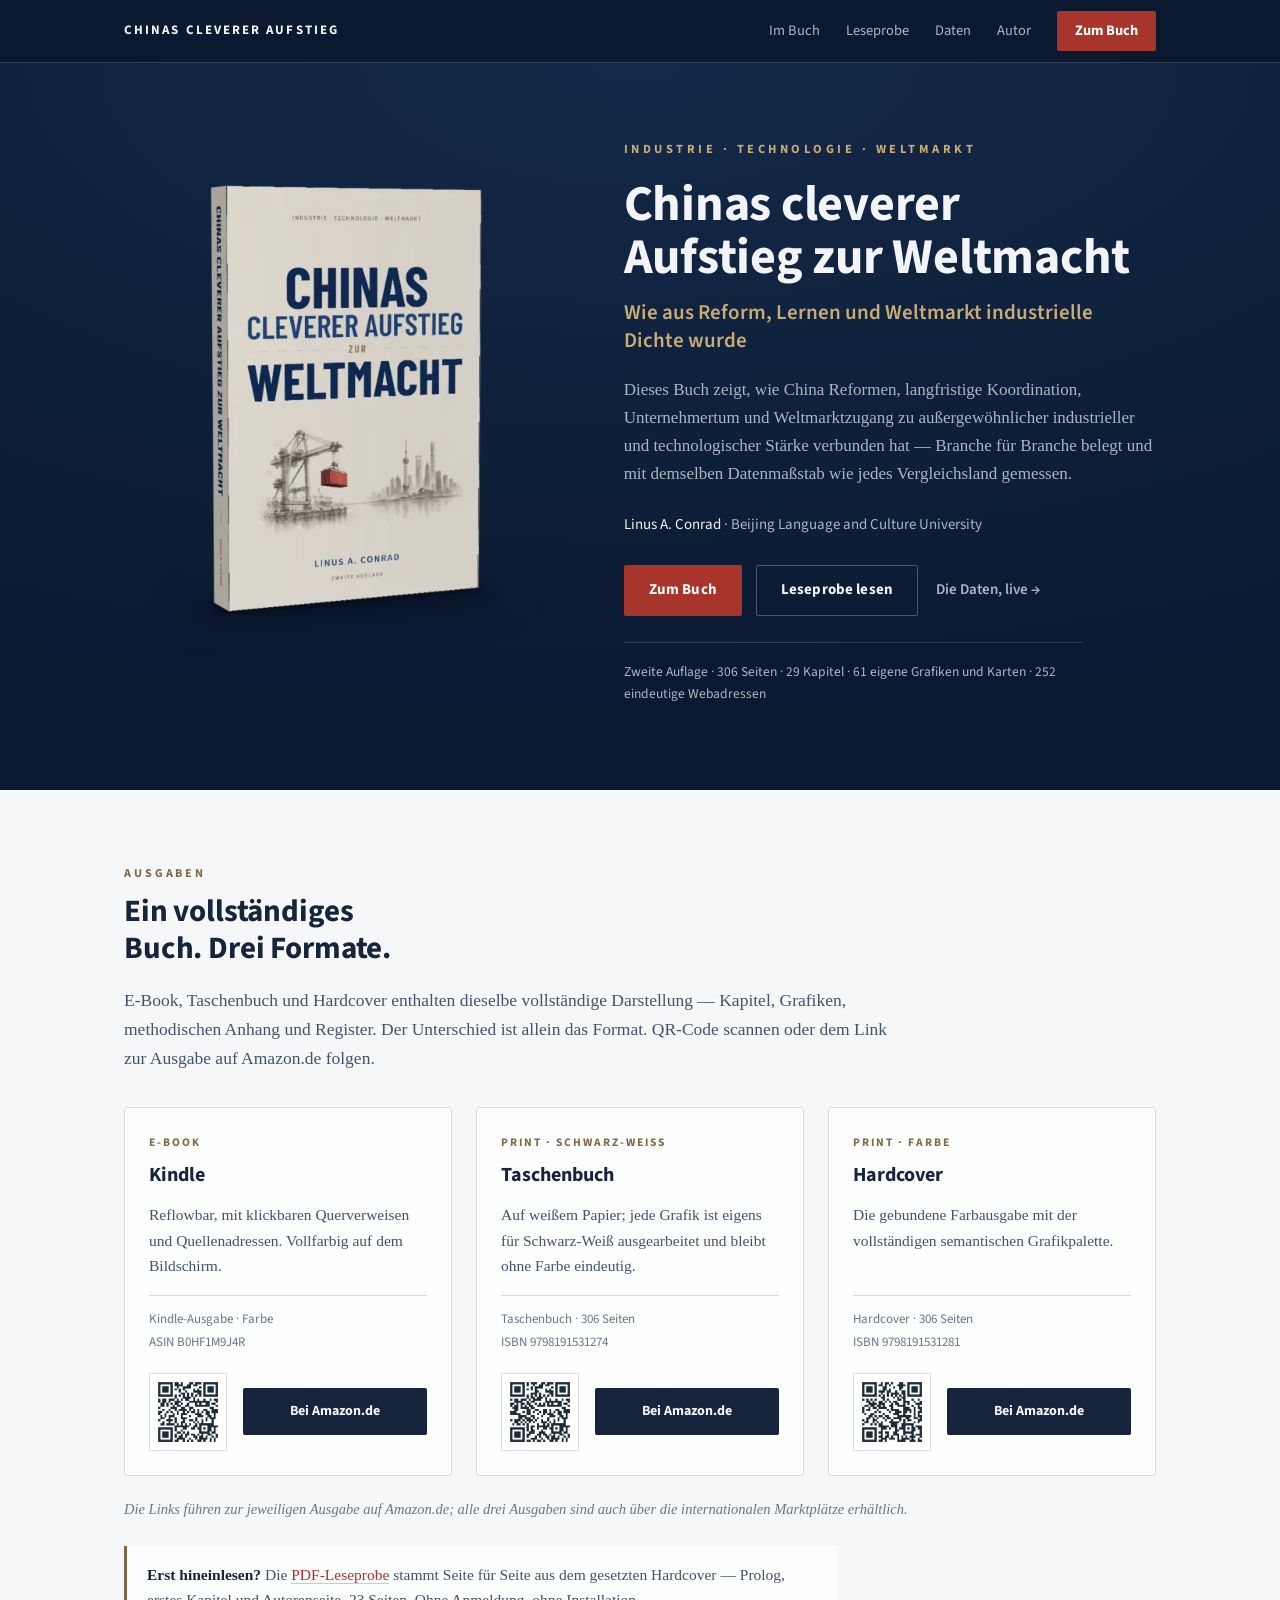
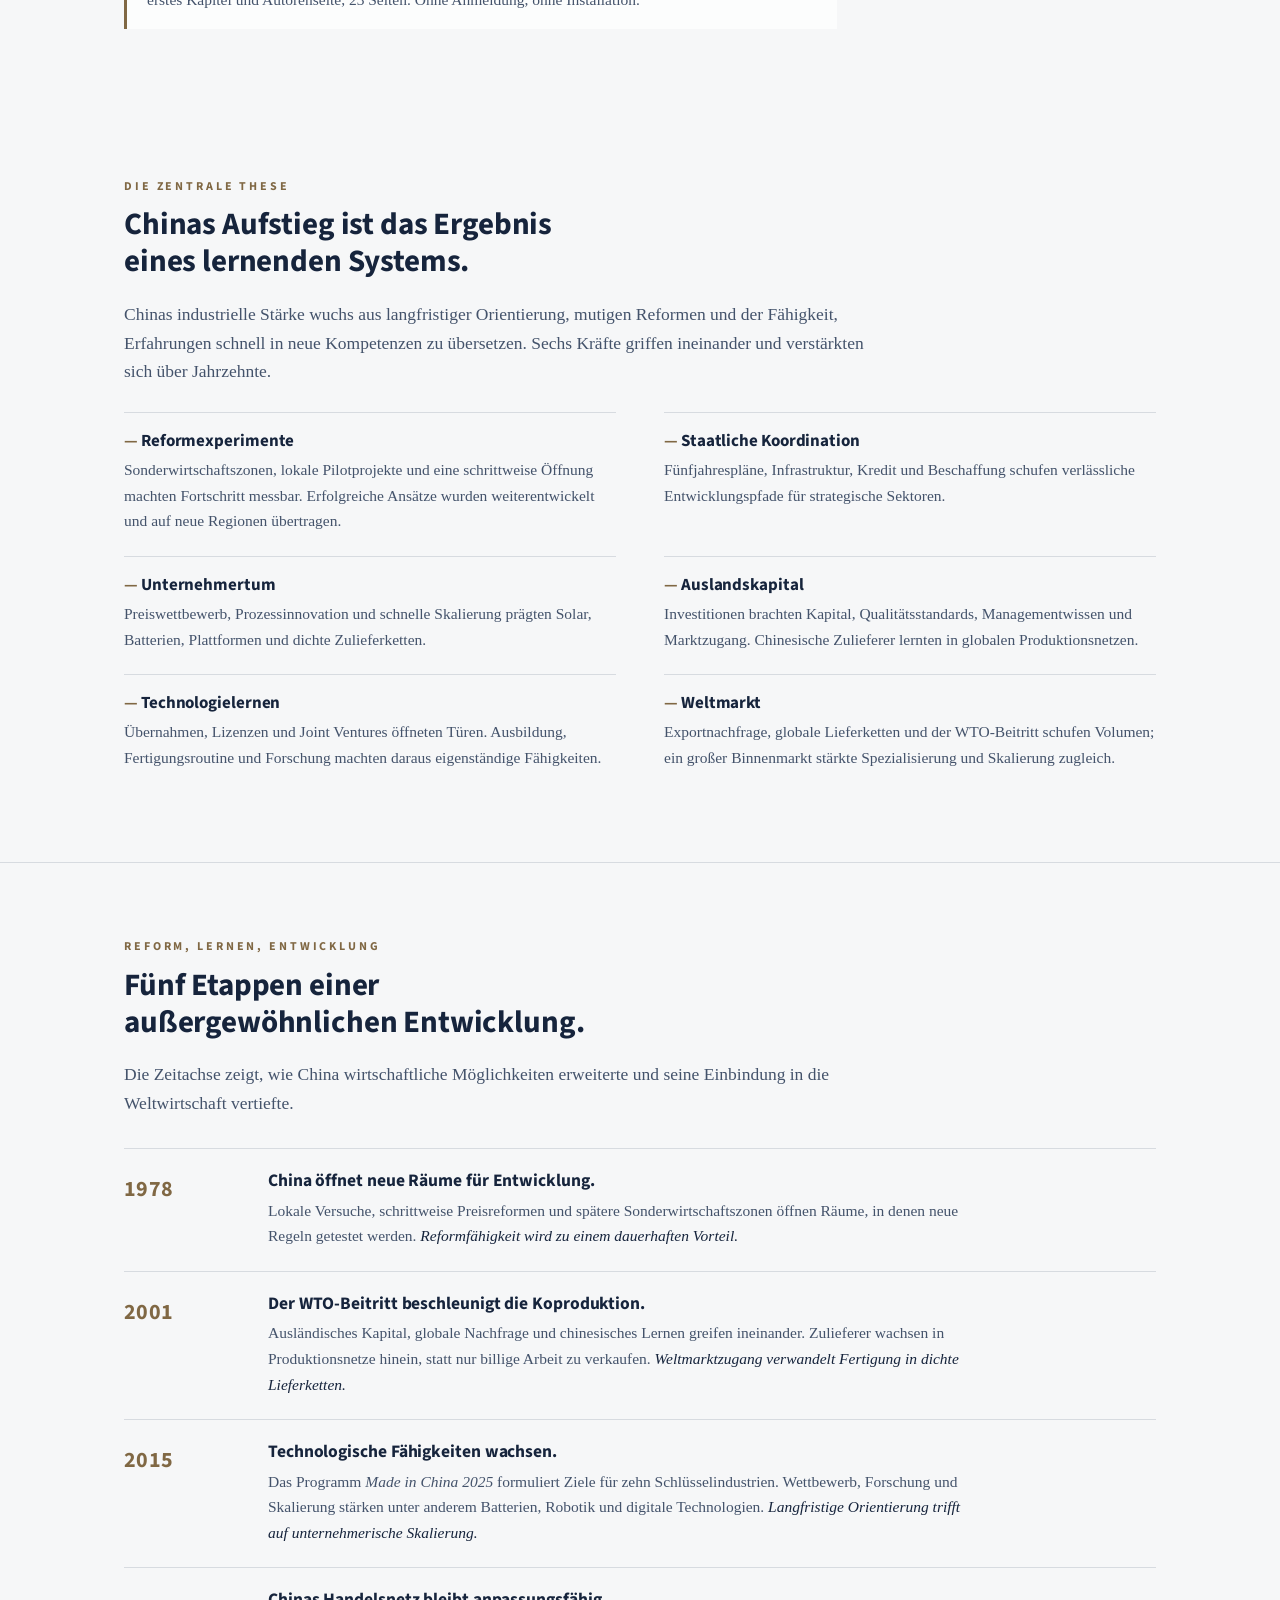
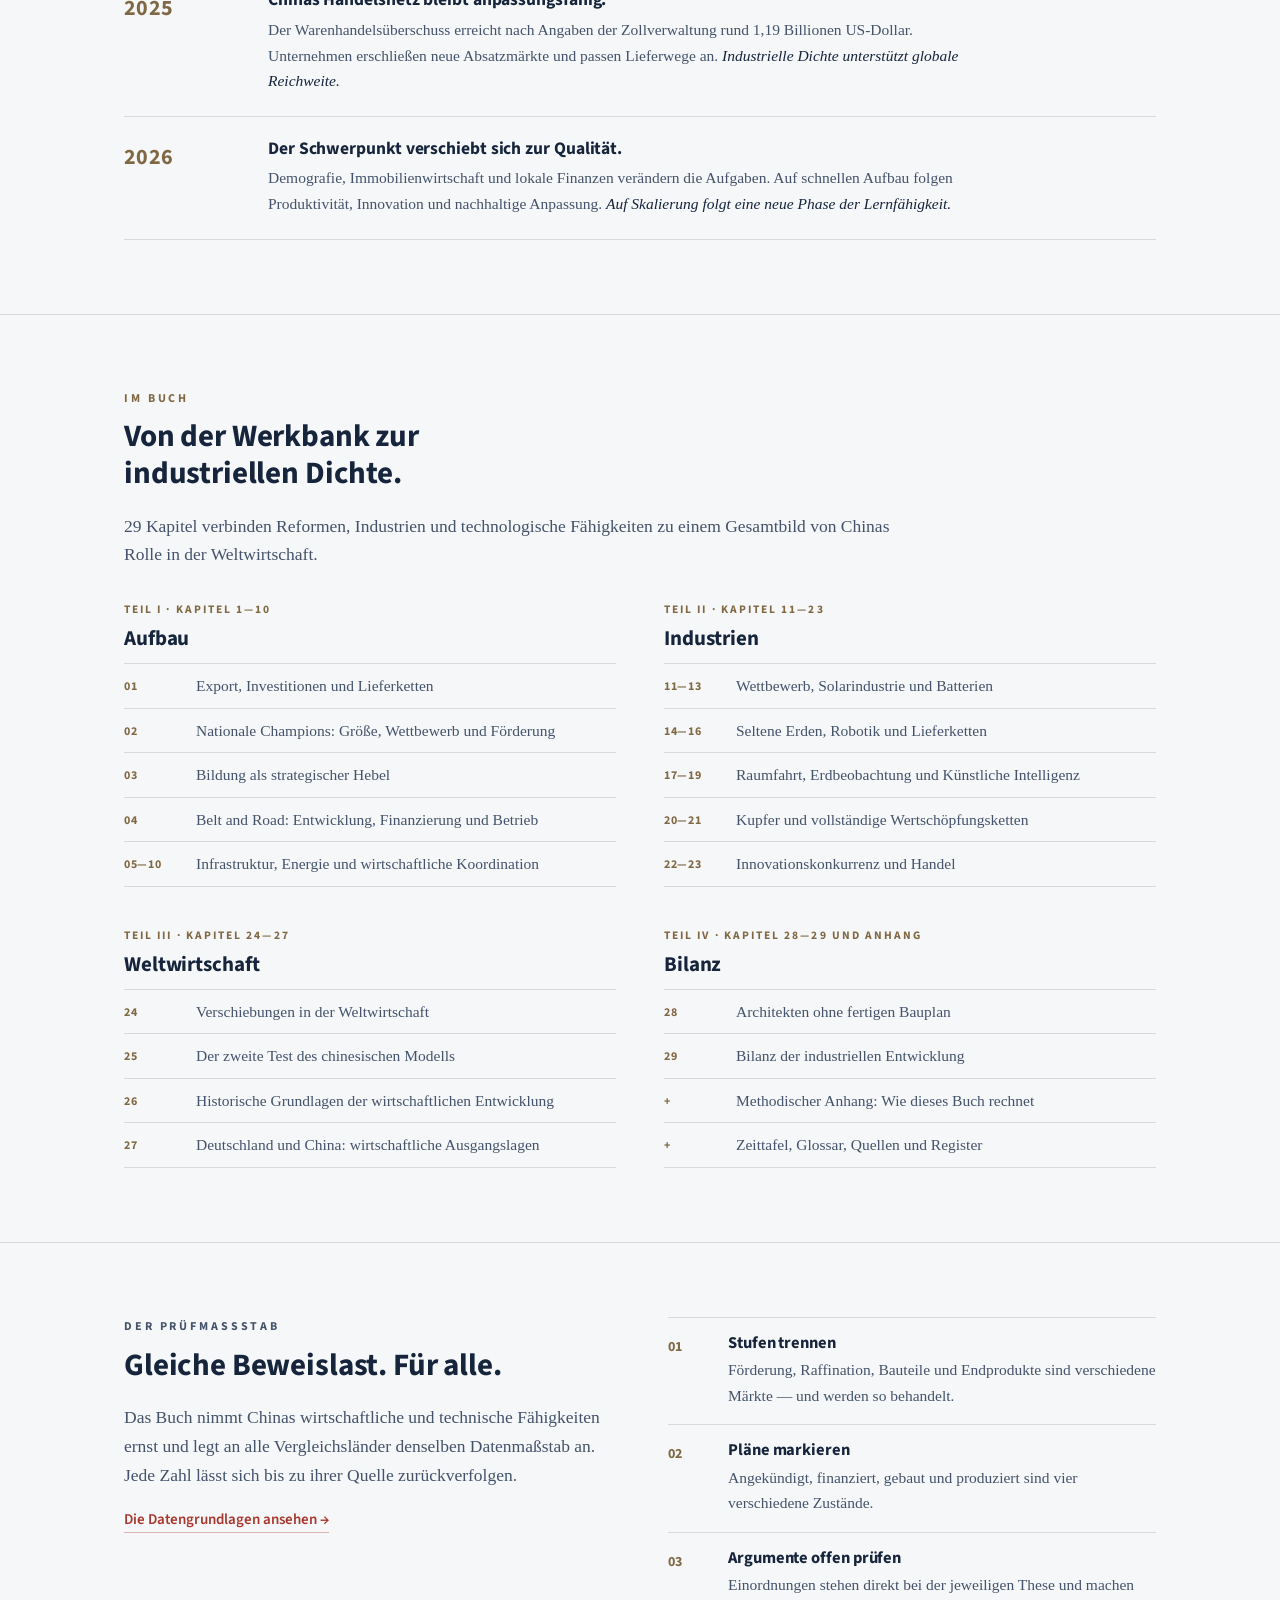
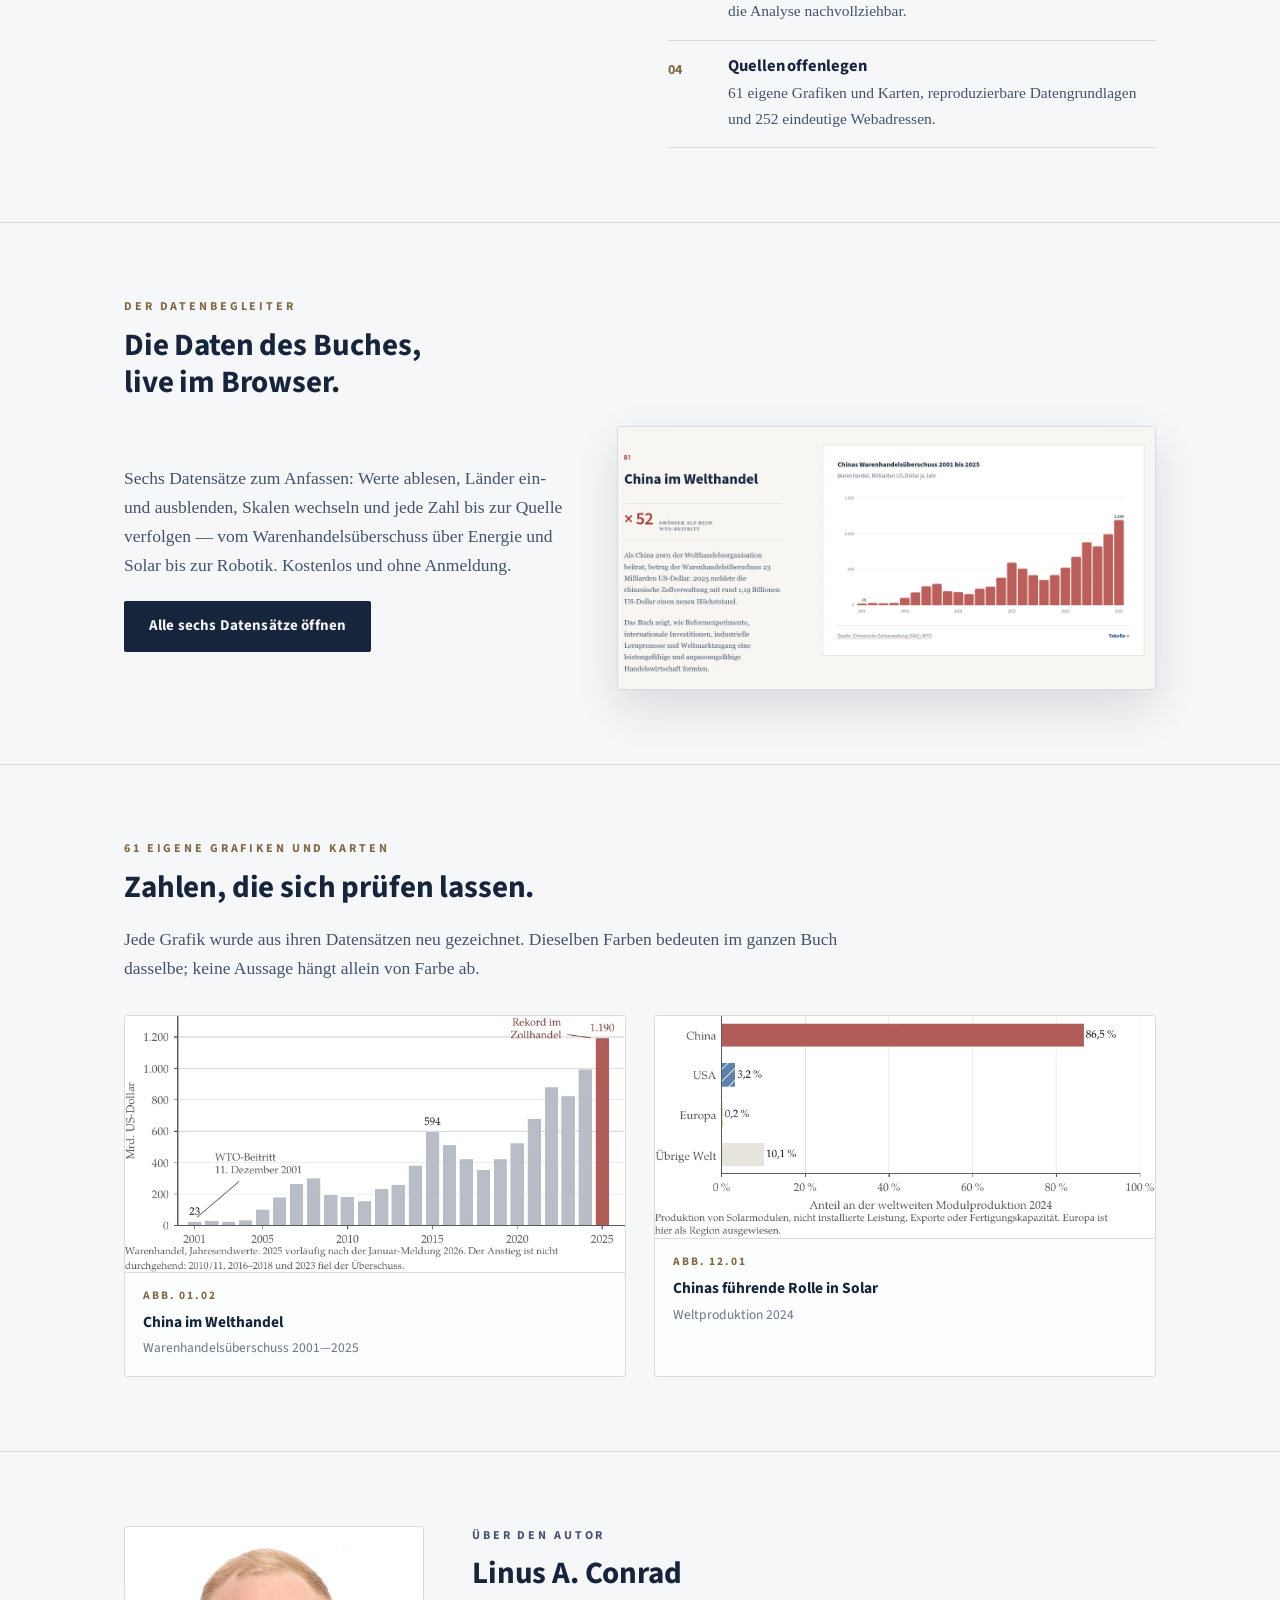
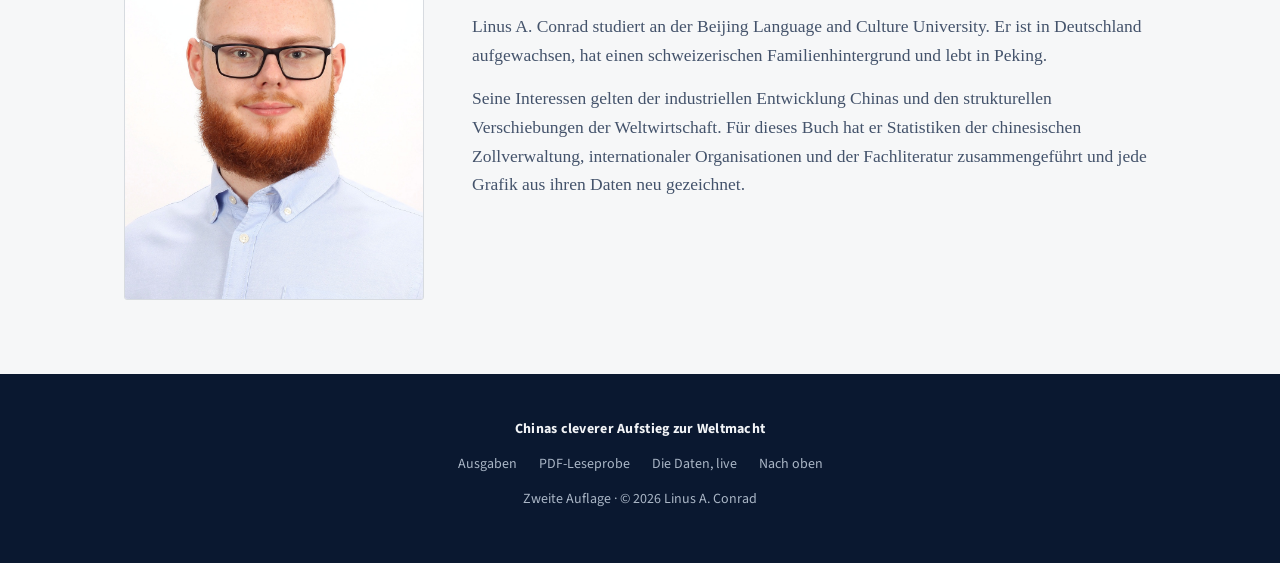
<file: index.html>
<!DOCTYPE html>
<html lang="de">
<head>
  <meta charset="utf-8">
  <meta name="viewport" content="width=device-width, initial-scale=1">
  <meta name="robots" content="index, follow">
  <title>Chinas cleverer Aufstieg zur Weltmacht · Linus A. Conrad</title>
  <meta name="description" content="Die Zweite Auflage von Chinas cleverer Aufstieg zur Weltmacht zeigt, wie Reformen, wirtschaftliche Koordination, Unternehmertum, Technologielernen und Weltmarktzugang Chinas industrielle Entwicklung prägten.">
  <meta name="theme-color" content="#f6f7f8">
  <meta property="og:type" content="book">
  <meta property="og:locale" content="de_DE">
  <meta property="og:title" content="Chinas cleverer Aufstieg zur Weltmacht">
  <meta property="og:description" content="Die Zweite Auflage über die wirtschaftlichen, industriellen und technologischen Ursachen von Chinas Aufstieg.">
  <meta property="og:image" content="https://lenniaconrad.github.io/chinas-cleverer-aufstieg/assets/cover-front.jpg">
  <meta property="og:image:alt" content="Buchcover: Chinas cleverer Aufstieg zur Weltmacht von Linus A. Conrad">
  <meta property="og:url" content="https://lenniaconrad.github.io/chinas-cleverer-aufstieg/">
  <meta name="twitter:card" content="summary">
  <meta name="twitter:title" content="Chinas cleverer Aufstieg zur Weltmacht">
  <meta name="twitter:description" content="Die Zweite Auflage über die wirtschaftlichen, industriellen und technologischen Ursachen von Chinas Aufstieg.">
  <link rel="canonical" href="https://lenniaconrad.github.io/chinas-cleverer-aufstieg/">
  <link rel="icon" type="image/svg+xml" href="assets/favicon.svg">
  <link rel="preload" as="image" href="assets/book3d-560.webp" type="image/webp" fetchpriority="high" imagesrcset="assets/book3d-360.webp 360w, assets/book3d-560.webp 560w, assets/book3d.webp 887w" imagesizes="(max-width: 860px) 78vw, 440px">
  <link rel="preload" as="font" href="assets/fonts/SourceSans3-400.woff2" type="font/woff2" crossorigin>
  <link rel="preload" as="font" href="assets/fonts/SourceSans3-700.woff2" type="font/woff2" crossorigin>
  <link rel="stylesheet" href="assets/site.css">
  <script src="assets/site.js" defer></script>
  <script type="application/ld+json">
  {
    "@context": "https://schema.org",
    "@type": "Book",
    "name": "Chinas cleverer Aufstieg zur Weltmacht",
    "author": {
      "@type": "Person",
      "name": "Linus A. Conrad",
      "affiliation": {
        "@type": "CollegeOrUniversity",
        "name": "Beijing Language and Culture University"
      },
      "homeLocation": { "@type": "Place", "name": "Peking" }
    },
    "description": "Chinas Aufstieg verbindet Reformen, langfristige wirtschaftliche Koordination, Unternehmertum, internationale Kooperation, Technologielernen und Weltmarktzugang.",
    "image": "https://lenniaconrad.github.io/chinas-cleverer-aufstieg/assets/cover-front.jpg",
    "bookEdition": "Zweite Auflage",
    "isbn": ["9798191531274", "9798191531281"],
    "inLanguage": "de",
    "numberOfPages": 306,
    "about": ["China", "Industrie", "Technologie", "Weltwirtschaft"],
    "workExample": [
      {
        "@type": "Book",
        "bookFormat": "https://schema.org/EBook",
        "url": "https://www.amazon.de/dp/B0HF1M9J4R"
      },
      {
        "@type": "Book",
        "bookFormat": "https://schema.org/Paperback",
        "isbn": "9798191531274",
        "url": "https://www.amazon.de/dp/B0HF1WFNK3"
      },
      {
        "@type": "Book",
        "bookFormat": "https://schema.org/Hardcover",
        "isbn": "9798191531281",
        "url": "https://www.amazon.de/dp/B0HF1NMTRQ"
      }
    ]
  }
  </script>
</head>
<body class="home-page">
  <a class="skip-link" href="#ausgaben">Zum Inhalt springen</a>

  <header class="site-header" data-site-header>
    <div class="nav-shell">
      <a class="brand" href="#top" aria-label="Chinas cleverer Aufstieg — Startseite">
        <span class="brand-name">Chinas cleverer Aufstieg</span>
      </a>
      <button class="nav-toggle" type="button" aria-expanded="false" aria-controls="site-nav">
        <span></span><span></span><span></span><span class="sr-only">Menü öffnen</span>
      </button>
      <nav class="site-nav" id="site-nav" aria-label="Hauptnavigation">
        <a href="#inhalt">Im Buch</a>
        <a href="assets/chinas-aufstieg-leseprobe.pdf">Leseprobe</a>
        <a href="#daten">Daten</a>
        <a href="#autor">Autor</a>
        <a class="nav-cta" href="#ausgaben">Zum Buch</a>
      </nav>
    </div>
  </header>

  <header class="hero" id="top">
    <div class="hero-inner">
      <div class="hero-book">
        <picture>
          <source srcset="assets/book3d-360.webp 360w, assets/book3d-560.webp 560w, assets/book3d.webp 887w" sizes="(max-width: 860px) 78vw, 440px" type="image/webp">
          <img src="assets/book3d.png" width="887" height="1055" fetchpriority="high" alt="Chinas cleverer Aufstieg zur Weltmacht — dreidimensionale Ansicht des Buches">
        </picture>
      </div>
      <div>
        <p class="kicker">Industrie · Technologie · Weltmarkt</p>
        <h1>Chinas cleverer Aufstieg zur Weltmacht</h1>
        <p class="subtitle">Wie aus Reform, Lernen und Weltmarkt industrielle Dichte wurde</p>
        <p class="lede">Dieses Buch zeigt, wie China Reformen, langfristige
        Koordination, Unternehmertum und Weltmarktzugang zu außergewöhnlicher
        industrieller und technologischer Stärke verbunden hat — Branche für
        Branche belegt und mit demselben Datenmaßstab wie jedes Vergleichsland
        gemessen.</p>
        <p class="byline">Linus&nbsp;A.&nbsp;Conrad <span class="role">· Beijing Language and Culture University</span></p>
        <div class="hero-actions">
          <a class="button button-primary" href="#ausgaben">Zum Buch</a>
          <a class="button button-ghost" href="assets/chinas-aufstieg-leseprobe.pdf">Leseprobe lesen</a>
          <a class="hero-link" href="daten/index.html">Die Daten, live &rarr;</a>
        </div>
        <p class="hero-meta">Zweite Auflage · 306 Seiten · 29 Kapitel · 61 eigene Grafiken und Karten · 252 eindeutige Webadressen</p>
      </div>
    </div>
  </header>

  <main>
    <section class="editions" id="ausgaben" aria-labelledby="editions-title">
      <div class="page-shell">
        <p class="eyebrow">Ausgaben</p>
        <h2 id="editions-title">Ein vollständiges Buch. Drei Formate.</h2>
        <p class="section-intro">E-Book, Taschenbuch und Hardcover enthalten dieselbe
        vollständige Darstellung — Kapitel, Grafiken, methodischen Anhang und Register.
        Der Unterschied ist allein das Format. QR-Code scannen oder dem Link zur
        Ausgabe auf Amazon.de folgen.</p>

        <div class="edition-grid">
          <article class="edition">
            <div class="format"><small>E-Book</small>Kindle</div>
            <p class="detail">Reflowbar, mit klickbaren Querverweisen und
            Quellenadressen. Vollfarbig auf dem Bildschirm.</p>
            <div class="meta">
              <span>Kindle-Ausgabe · Farbe</span>
              <span>ASIN B0HF1M9J4R</span>
            </div>
            <div class="buy">
              <img loading="lazy" src="assets/qr-kindle.png" width="370" height="370" alt="QR-Code zur Kindle-Ausgabe auf Amazon.de">
              <a class="amazon-link" href="https://www.amazon.de/dp/B0HF1M9J4R" target="_blank" rel="noopener noreferrer" aria-label="Kindle-Ausgabe auf Amazon.de ansehen">Bei Amazon.de</a>
            </div>
          </article>

          <article class="edition">
            <div class="format"><small>Print · Schwarz-Weiß</small>Taschenbuch</div>
            <p class="detail">Auf weißem Papier; jede Grafik ist eigens für
            Schwarz-Weiß ausgearbeitet und bleibt ohne Farbe eindeutig.</p>
            <div class="meta">
              <span>Taschenbuch · 306 Seiten</span>
              <span>ISBN 9798191531274</span>
            </div>
            <div class="buy">
              <img loading="lazy" src="assets/qr-paperback.png" width="370" height="370" alt="QR-Code zur Taschenbuchausgabe auf Amazon.de">
              <a class="amazon-link" href="https://www.amazon.de/dp/B0HF1WFNK3" target="_blank" rel="noopener noreferrer" aria-label="Taschenbuchausgabe auf Amazon.de ansehen">Bei Amazon.de</a>
            </div>
          </article>

          <article class="edition">
            <div class="format"><small>Print · Farbe</small>Hardcover</div>
            <p class="detail">Die gebundene Farbausgabe mit der vollständigen
            semantischen Grafikpalette.</p>
            <div class="meta">
              <span>Hardcover · 306 Seiten</span>
              <span>ISBN 9798191531281</span>
            </div>
            <div class="buy">
              <img loading="lazy" src="assets/qr-hardcover.png" width="370" height="370" alt="QR-Code zur Hardcover-Ausgabe auf Amazon.de">
              <a class="amazon-link" href="https://www.amazon.de/dp/B0HF1NMTRQ" target="_blank" rel="noopener noreferrer" aria-label="Hardcover-Ausgabe auf Amazon.de ansehen">Bei Amazon.de</a>
            </div>
          </article>
        </div>

        <p class="edition-note">Die Links führen zur jeweiligen Ausgabe auf
        Amazon.de; alle drei Ausgaben sind auch über die internationalen
        Marktplätze erhältlich.</p>

        <div class="try-first">
          <strong>Erst hineinlesen?</strong> Die
          <a href="assets/chinas-aufstieg-leseprobe.pdf">PDF-Leseprobe</a> stammt
          Seite für Seite aus dem gesetzten Hardcover — Prolog, erstes Kapitel und
          Autorenseite, 23 Seiten. Ohne Anmeldung, ohne Installation.
        </div>
      </div>
    </section>

    <section id="these" class="rule-after" aria-labelledby="thesis-title">
      <div class="page-shell">
        <p class="eyebrow">Die zentrale These</p>
        <h2 id="thesis-title">Chinas Aufstieg ist das Ergebnis eines lernenden Systems.</h2>
        <p class="section-intro">Chinas industrielle Stärke wuchs aus langfristiger
        Orientierung, mutigen Reformen und der Fähigkeit, Erfahrungen schnell in neue
        Kompetenzen zu übersetzen. Sechs Kräfte griffen ineinander und verstärkten
        sich über Jahrzehnte.</p>

        <div class="force-grid">
          <div class="force">
            <h3>Reformexperimente</h3>
            <p>Sonderwirtschaftszonen, lokale Pilotprojekte und eine schrittweise
            Öffnung machten Fortschritt messbar. Erfolgreiche Ansätze wurden
            weiterentwickelt und auf neue Regionen übertragen.</p>
          </div>
          <div class="force">
            <h3>Staatliche Koordination</h3>
            <p>Fünfjahrespläne, Infrastruktur, Kredit und Beschaffung schufen
            verlässliche Entwicklungspfade für strategische Sektoren.</p>
          </div>
          <div class="force">
            <h3>Unternehmertum</h3>
            <p>Preiswettbewerb, Prozessinnovation und schnelle Skalierung prägten
            Solar, Batterien, Plattformen und dichte Zulieferketten.</p>
          </div>
          <div class="force">
            <h3>Auslandskapital</h3>
            <p>Investitionen brachten Kapital, Qualitätsstandards, Managementwissen
            und Marktzugang. Chinesische Zulieferer lernten in globalen
            Produktionsnetzen.</p>
          </div>
          <div class="force">
            <h3>Technologielernen</h3>
            <p>Übernahmen, Lizenzen und Joint Ventures öffneten Türen. Ausbildung,
            Fertigungsroutine und Forschung machten daraus eigenständige Fähigkeiten.</p>
          </div>
          <div class="force">
            <h3>Weltmarkt</h3>
            <p>Exportnachfrage, globale Lieferketten und der WTO-Beitritt schufen
            Volumen; ein großer Binnenmarkt stärkte Spezialisierung und Skalierung
            zugleich.</p>
          </div>
        </div>
      </div>
    </section>

    <section id="etappen" class="rule-after" aria-labelledby="chrono-title">
      <div class="page-shell">
        <p class="eyebrow">Reform, Lernen, Entwicklung</p>
        <h2 id="chrono-title">Fünf Etappen einer außergewöhnlichen Entwicklung.</h2>
        <p class="section-intro">Die Zeitachse zeigt, wie China wirtschaftliche
        Möglichkeiten erweiterte und seine Einbindung in die Weltwirtschaft vertiefte.</p>

        <ol class="stage-list">
          <li>
            <div class="stage-year">1978</div>
            <div>
              <h3>China öffnet neue Räume für Entwicklung.</h3>
              <p>Lokale Versuche, schrittweise Preisreformen und spätere
              Sonderwirtschaftszonen öffnen Räume, in denen neue Regeln getestet
              werden. <em>Reformfähigkeit wird zu einem dauerhaften Vorteil.</em></p>
            </div>
          </li>
          <li>
            <div class="stage-year">2001</div>
            <div>
              <h3>Der WTO-Beitritt beschleunigt die Koproduktion.</h3>
              <p>Ausländisches Kapital, globale Nachfrage und chinesisches Lernen
              greifen ineinander. Zulieferer wachsen in Produktionsnetze hinein,
              statt nur billige Arbeit zu verkaufen.
              <em>Weltmarktzugang verwandelt Fertigung in dichte Lieferketten.</em></p>
            </div>
          </li>
          <li>
            <div class="stage-year">2015</div>
            <div>
              <h3>Technologische Fähigkeiten wachsen.</h3>
              <p>Das Programm <span class="italic">Made in China 2025</span> formuliert
              Ziele für zehn Schlüsselindustrien. Wettbewerb, Forschung und Skalierung
              stärken unter anderem Batterien, Robotik und digitale Technologien.
              <em>Langfristige Orientierung trifft auf unternehmerische Skalierung.</em></p>
            </div>
          </li>
          <li>
            <div class="stage-year">2025</div>
            <div>
              <h3>Chinas Handelsnetz bleibt anpassungsfähig.</h3>
              <p>Der Warenhandelsüberschuss erreicht nach Angaben der Zollverwaltung
              rund 1,19 Billionen US-Dollar. Unternehmen erschließen neue Absatzmärkte
              und passen Lieferwege an.
              <em>Industrielle Dichte unterstützt globale Reichweite.</em></p>
            </div>
          </li>
          <li>
            <div class="stage-year">2026</div>
            <div>
              <h3>Der Schwerpunkt verschiebt sich zur Qualität.</h3>
              <p>Demografie, Immobilienwirtschaft und lokale Finanzen verändern die
              Aufgaben. Auf schnellen Aufbau folgen Produktivität, Innovation und
              nachhaltige Anpassung.
              <em>Auf Skalierung folgt eine neue Phase der Lernfähigkeit.</em></p>
            </div>
          </li>
        </ol>
      </div>
    </section>

    <section id="inhalt" class="rule-after" aria-labelledby="inside-title">
      <div class="page-shell">
        <p class="eyebrow">Im Buch</p>
        <h2 id="inside-title">Von der Werkbank zur industriellen Dichte.</h2>
        <p class="section-intro">29 Kapitel verbinden Reformen, Industrien und
        technologische Fähigkeiten zu einem Gesamtbild von Chinas Rolle in der
        Weltwirtschaft.</p>

        <div class="parts">
          <div class="part">
            <div class="part-range">Teil I · Kapitel 1—10</div>
            <h3>Aufbau</h3>
            <ul>
              <li><span>01</span>Export, Investitionen und Lieferketten</li>
              <li><span>02</span>Nationale Champions: Größe, Wettbewerb und Förderung</li>
              <li><span>03</span>Bildung als strategischer Hebel</li>
              <li><span>04</span>Belt and Road: Entwicklung, Finanzierung und Betrieb</li>
              <li><span>05—10</span>Infrastruktur, Energie und wirtschaftliche Koordination</li>
            </ul>
          </div>
          <div class="part">
            <div class="part-range">Teil II · Kapitel 11—23</div>
            <h3>Industrien</h3>
            <ul>
              <li><span>11—13</span>Wettbewerb, Solarindustrie und Batterien</li>
              <li><span>14—16</span>Seltene Erden, Robotik und Lieferketten</li>
              <li><span>17—19</span>Raumfahrt, Erdbeobachtung und Künstliche Intelligenz</li>
              <li><span>20—21</span>Kupfer und vollständige Wertschöpfungsketten</li>
              <li><span>22—23</span>Innovationskonkurrenz und Handel</li>
            </ul>
          </div>
          <div class="part">
            <div class="part-range">Teil III · Kapitel 24—27</div>
            <h3>Weltwirtschaft</h3>
            <ul>
              <li><span>24</span>Verschiebungen in der Weltwirtschaft</li>
              <li><span>25</span>Der zweite Test des chinesischen Modells</li>
              <li><span>26</span>Historische Grundlagen der wirtschaftlichen Entwicklung</li>
              <li><span>27</span>Deutschland und China: wirtschaftliche Ausgangslagen</li>
            </ul>
          </div>
          <div class="part">
            <div class="part-range">Teil IV · Kapitel 28—29 und Anhang</div>
            <h3>Bilanz</h3>
            <ul>
              <li><span>28</span>Architekten ohne fertigen Bauplan</li>
              <li><span>29</span>Bilanz der industriellen Entwicklung</li>
              <li><span>+</span>Methodischer Anhang: Wie dieses Buch rechnet</li>
              <li><span>+</span>Zeittafel, Glossar, Quellen und Register</li>
            </ul>
          </div>
        </div>
      </div>
    </section>

    <section id="methode" class="rule-after" aria-labelledby="method-title">
      <div class="page-shell two-col">
        <div>
          <p class="eyebrow">Der Prüfmaßstab</p>
          <h2 id="method-title">Gleiche Beweislast. Für alle.</h2>
          <p>Das Buch nimmt Chinas wirtschaftliche und technische Fähigkeiten ernst
          und legt an alle Vergleichsländer denselben Datenmaßstab an. Jede Zahl
          lässt sich bis zu ihrer Quelle zurückverfolgen.</p>
          <p><a class="text-link" href="daten/index.html">Die Datengrundlagen ansehen &rarr;</a></p>
        </div>
        <ol class="method-list">
          <li>
            <div>
              <h3>Stufen trennen</h3>
              <p>Förderung, Raffination, Bauteile und Endprodukte sind verschiedene
              Märkte — und werden so behandelt.</p>
            </div>
          </li>
          <li>
            <div>
              <h3>Pläne markieren</h3>
              <p>Angekündigt, finanziert, gebaut und produziert sind vier
              verschiedene Zustände.</p>
            </div>
          </li>
          <li>
            <div>
              <h3>Argumente offen prüfen</h3>
              <p>Einordnungen stehen direkt bei der jeweiligen These und machen die
              Analyse nachvollziehbar.</p>
            </div>
          </li>
          <li>
            <div>
              <h3>Quellen offenlegen</h3>
              <p>61 eigene Grafiken und Karten, reproduzierbare Datengrundlagen und
              252 eindeutige Webadressen.</p>
            </div>
          </li>
        </ol>
      </div>
    </section>

    <section id="daten" class="rule-after" aria-labelledby="data-title">
      <div class="page-shell">
        <p class="eyebrow">Der Datenbegleiter</p>
        <h2 id="data-title">Die Daten des Buches, live im Browser.</h2>
        <div class="live-grid">
          <div>
            <p>Sechs Datensätze zum Anfassen: Werte ablesen, Länder ein- und
            ausblenden, Skalen wechseln und jede Zahl bis zur Quelle verfolgen —
            vom Warenhandelsüberschuss über Energie und Solar bis zur Robotik.
            Kostenlos und ohne Anmeldung.</p>
            <p><a class="button button-dark" href="daten/index.html">Alle sechs Datensätze öffnen</a></p>
          </div>
          <a href="daten/index.html" aria-label="Vorschau des interaktiven Datenbegleiters">
            <img class="live-shot" src="assets/daten-preview.webp" width="1230" height="600" loading="lazy"
                 alt="Vorschau des Datenbegleiters: Chinas Warenhandelsüberschuss 2001 bis 2025 als Balkendiagramm">
          </a>
        </div>
      </div>
    </section>

    <section id="grafiken" class="rule-after" aria-labelledby="figures-title">
      <div class="page-shell">
        <p class="eyebrow">61 eigene Grafiken und Karten</p>
        <h2 id="figures-title">Zahlen, die sich prüfen lassen.</h2>
        <p class="section-intro">Jede Grafik wurde aus ihren Datensätzen neu
        gezeichnet. Dieselben Farben bedeuten im ganzen Buch dasselbe; keine Aussage
        hängt allein von Farbe ab.</p>
        <div class="figure-grid">
          <figure class="figure-card">
            <picture><source srcset="assets/abb-01-02-handelsueberschuss.webp" type="image/webp"><img src="assets/abb-01-02-handelsueberschuss.png" width="786" height="402" loading="lazy" alt="Balkendiagramm: Chinas Warenhandelsüberschuss 2001 bis 2025"></picture>
            <figcaption><span>Abb. 01.02</span><strong>China im Welthandel</strong><small>Warenhandelsüberschuss 2001—2025</small></figcaption>
          </figure>
          <figure class="figure-card">
            <picture><source srcset="assets/abb-12-01-solar-weltproduktion.webp" type="image/webp"><img src="assets/abb-12-01-solar-weltproduktion.png" width="786" height="349" loading="lazy" alt="Balkendiagramm: Anteile an der weltweiten Solarmodulproduktion 2024"></picture>
            <figcaption><span>Abb. 12.01</span><strong>Chinas führende Rolle in Solar</strong><small>Weltproduktion 2024</small></figcaption>
          </figure>
        </div>
      </div>
    </section>

    <section id="autor" aria-labelledby="author-title">
      <div class="page-shell author-grid">
        <figure class="author-portrait">
          <img src="assets/autor-portraet.jpg" width="1000" height="1250" loading="lazy" decoding="async" alt="Porträt des Autors Linus A. Conrad">
        </figure>
        <div>
          <p class="eyebrow">Über den Autor</p>
          <h2 id="author-title">Linus A. Conrad</h2>
          <p>Linus A. Conrad studiert an der Beijing Language and Culture University.
          Er ist in Deutschland aufgewachsen, hat einen schweizerischen
          Familienhintergrund und lebt in Peking.</p>
          <p>Seine Interessen gelten der industriellen Entwicklung Chinas und den
          strukturellen Verschiebungen der Weltwirtschaft. Für dieses Buch hat er
          Statistiken der chinesischen Zollverwaltung, internationaler Organisationen
          und der Fachliteratur zusammengeführt und jede Grafik aus ihren Daten neu
          gezeichnet.</p>
        </div>
      </div>
    </section>
  </main>

  <footer class="site-footer">
    <div class="page-shell footer-grid">
      <span class="mark">Chinas cleverer Aufstieg zur Weltmacht</span>
      <span class="footer-links">
        <a href="#ausgaben">Ausgaben</a>
        <a href="assets/chinas-aufstieg-leseprobe.pdf">PDF-Leseprobe</a>
        <a href="daten/index.html">Die Daten, live</a>
        <a href="#top">Nach oben</a>
      </span>
      <span>Zweite Auflage · © 2026 Linus A. Conrad</span>
    </div>
  </footer>
</body>
</html>
</file>
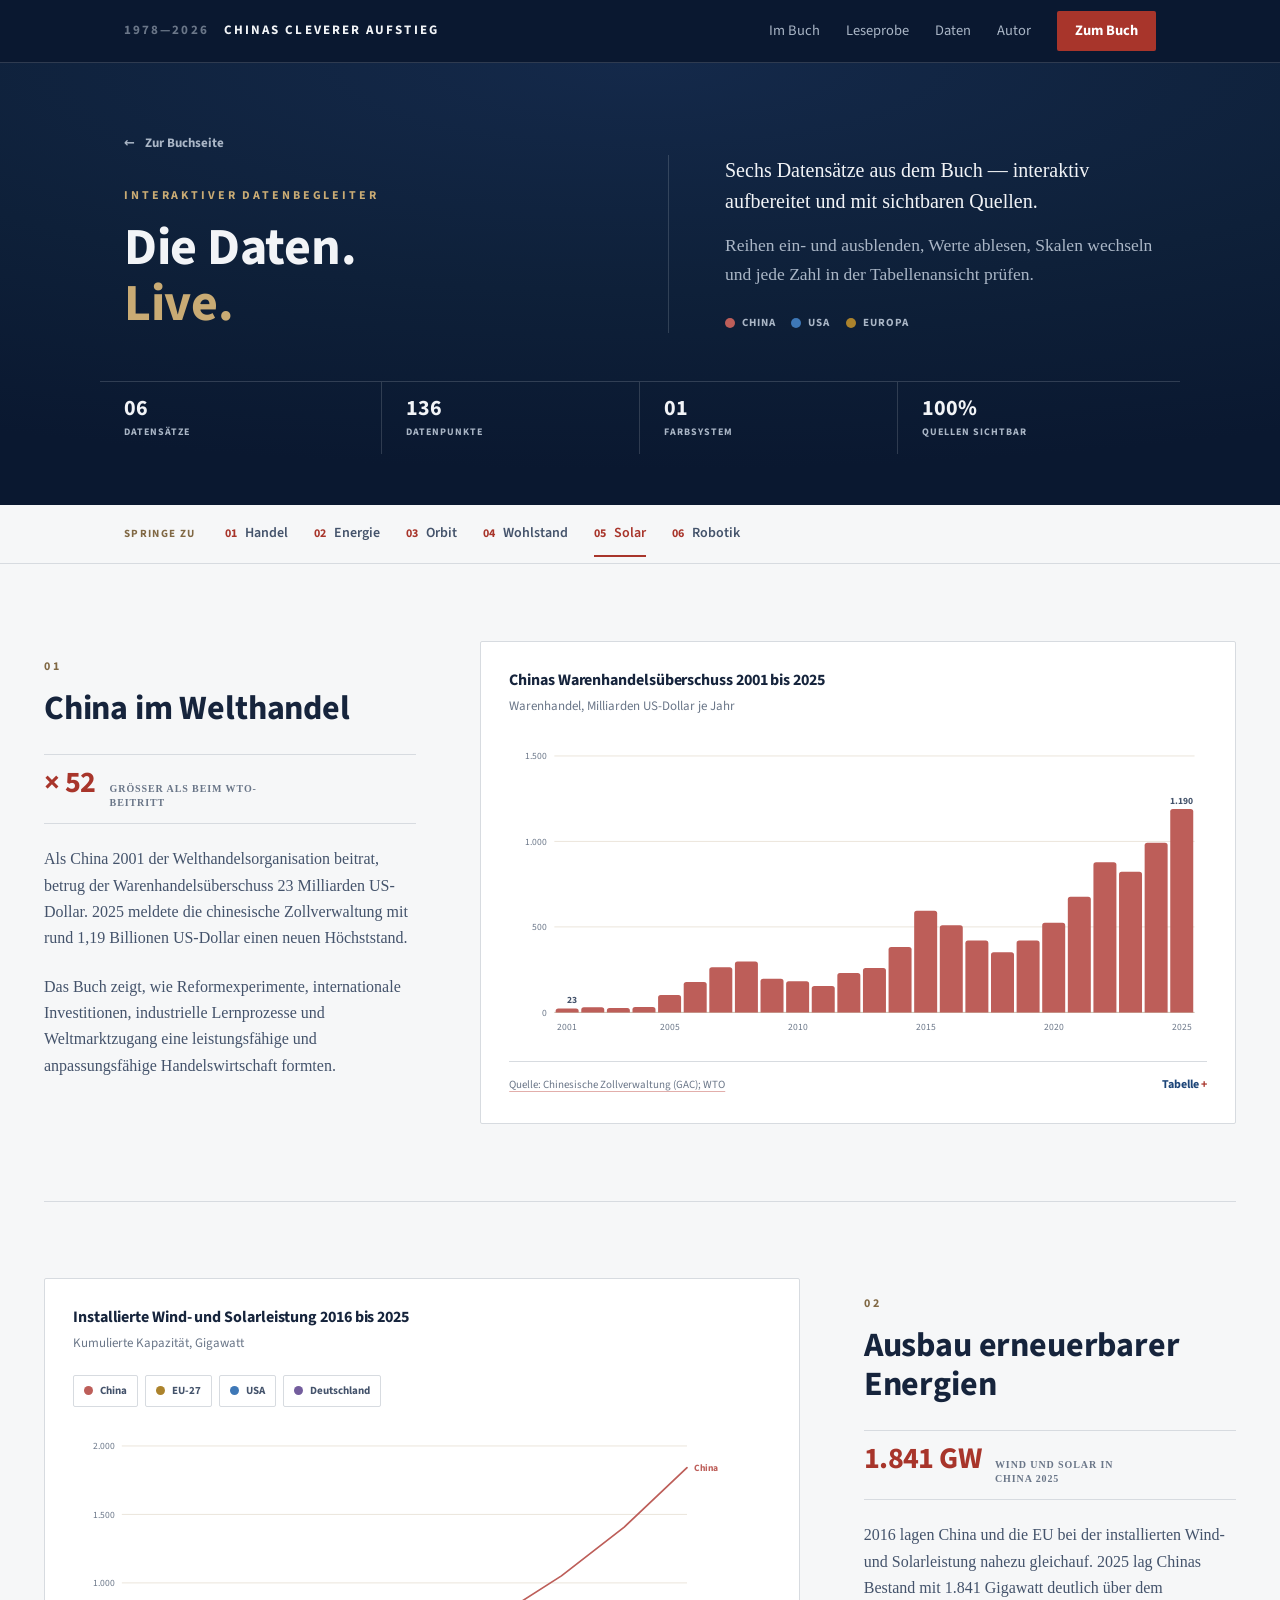
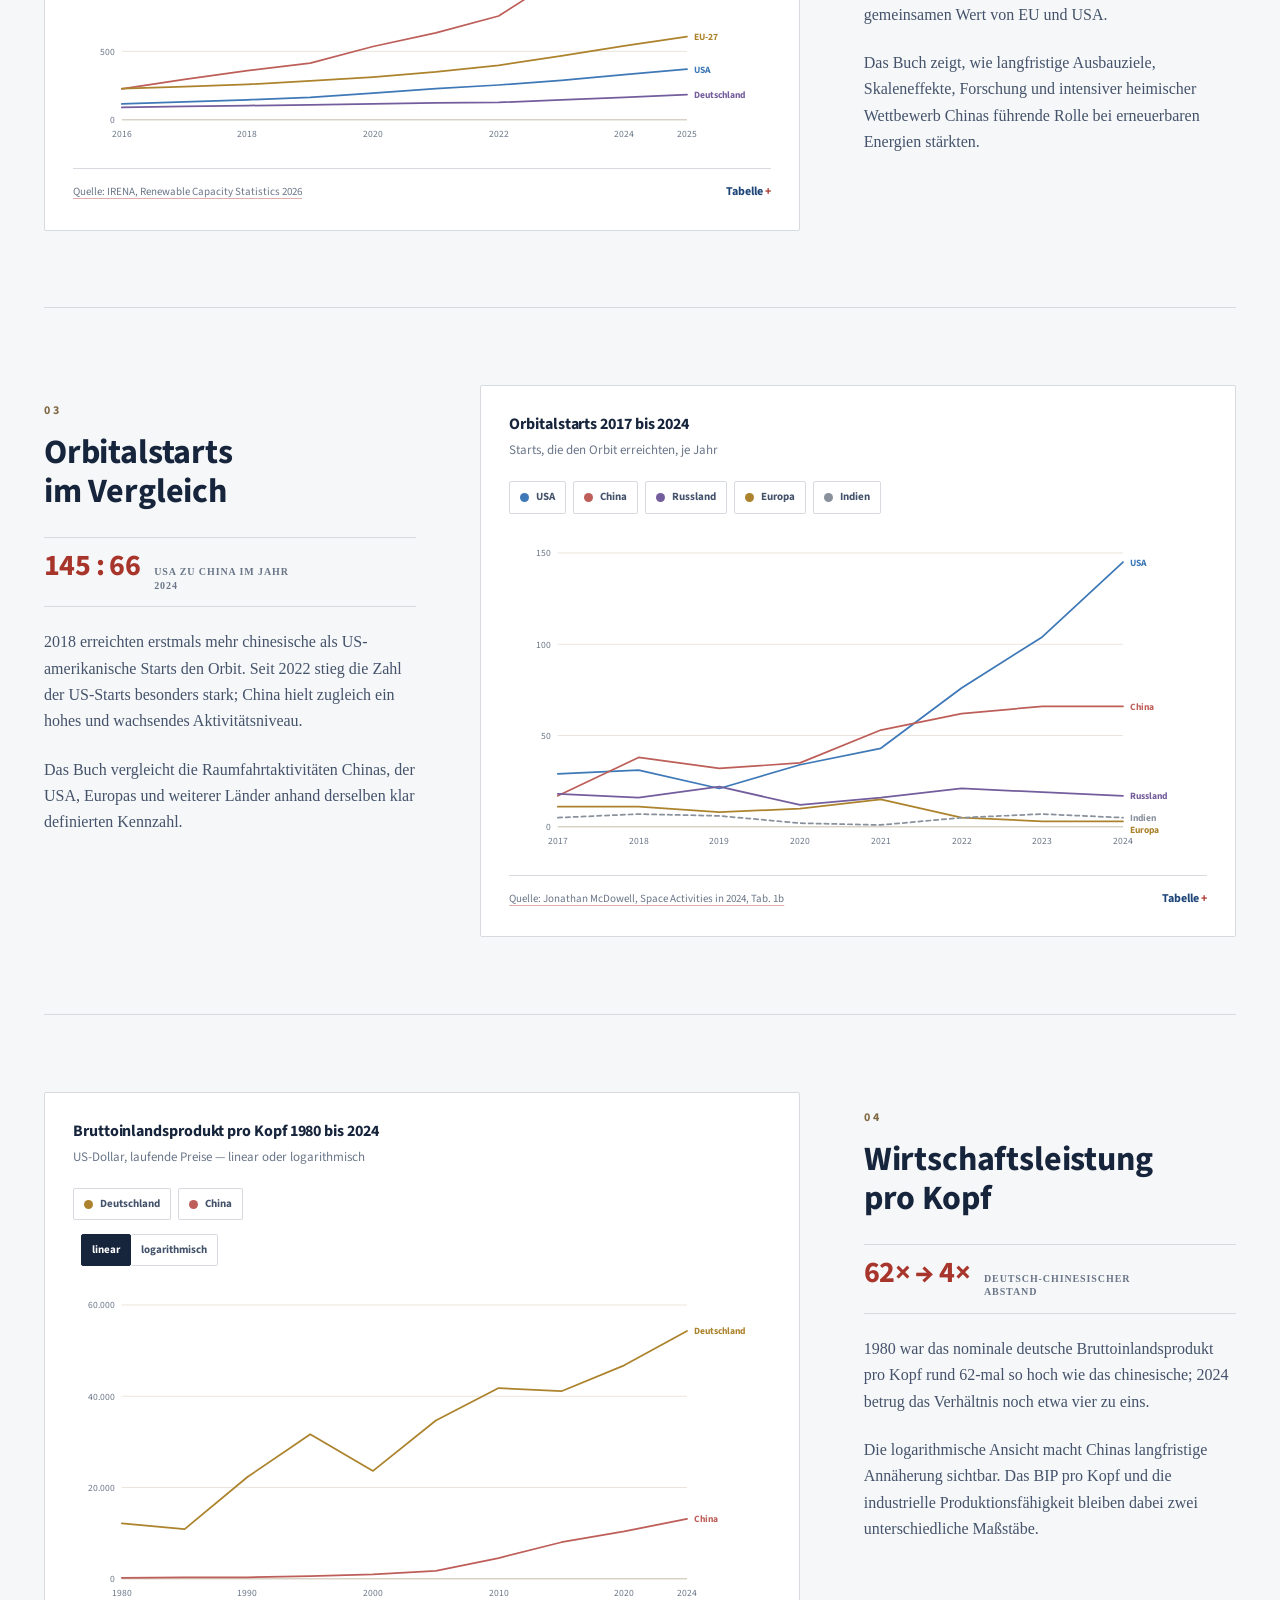
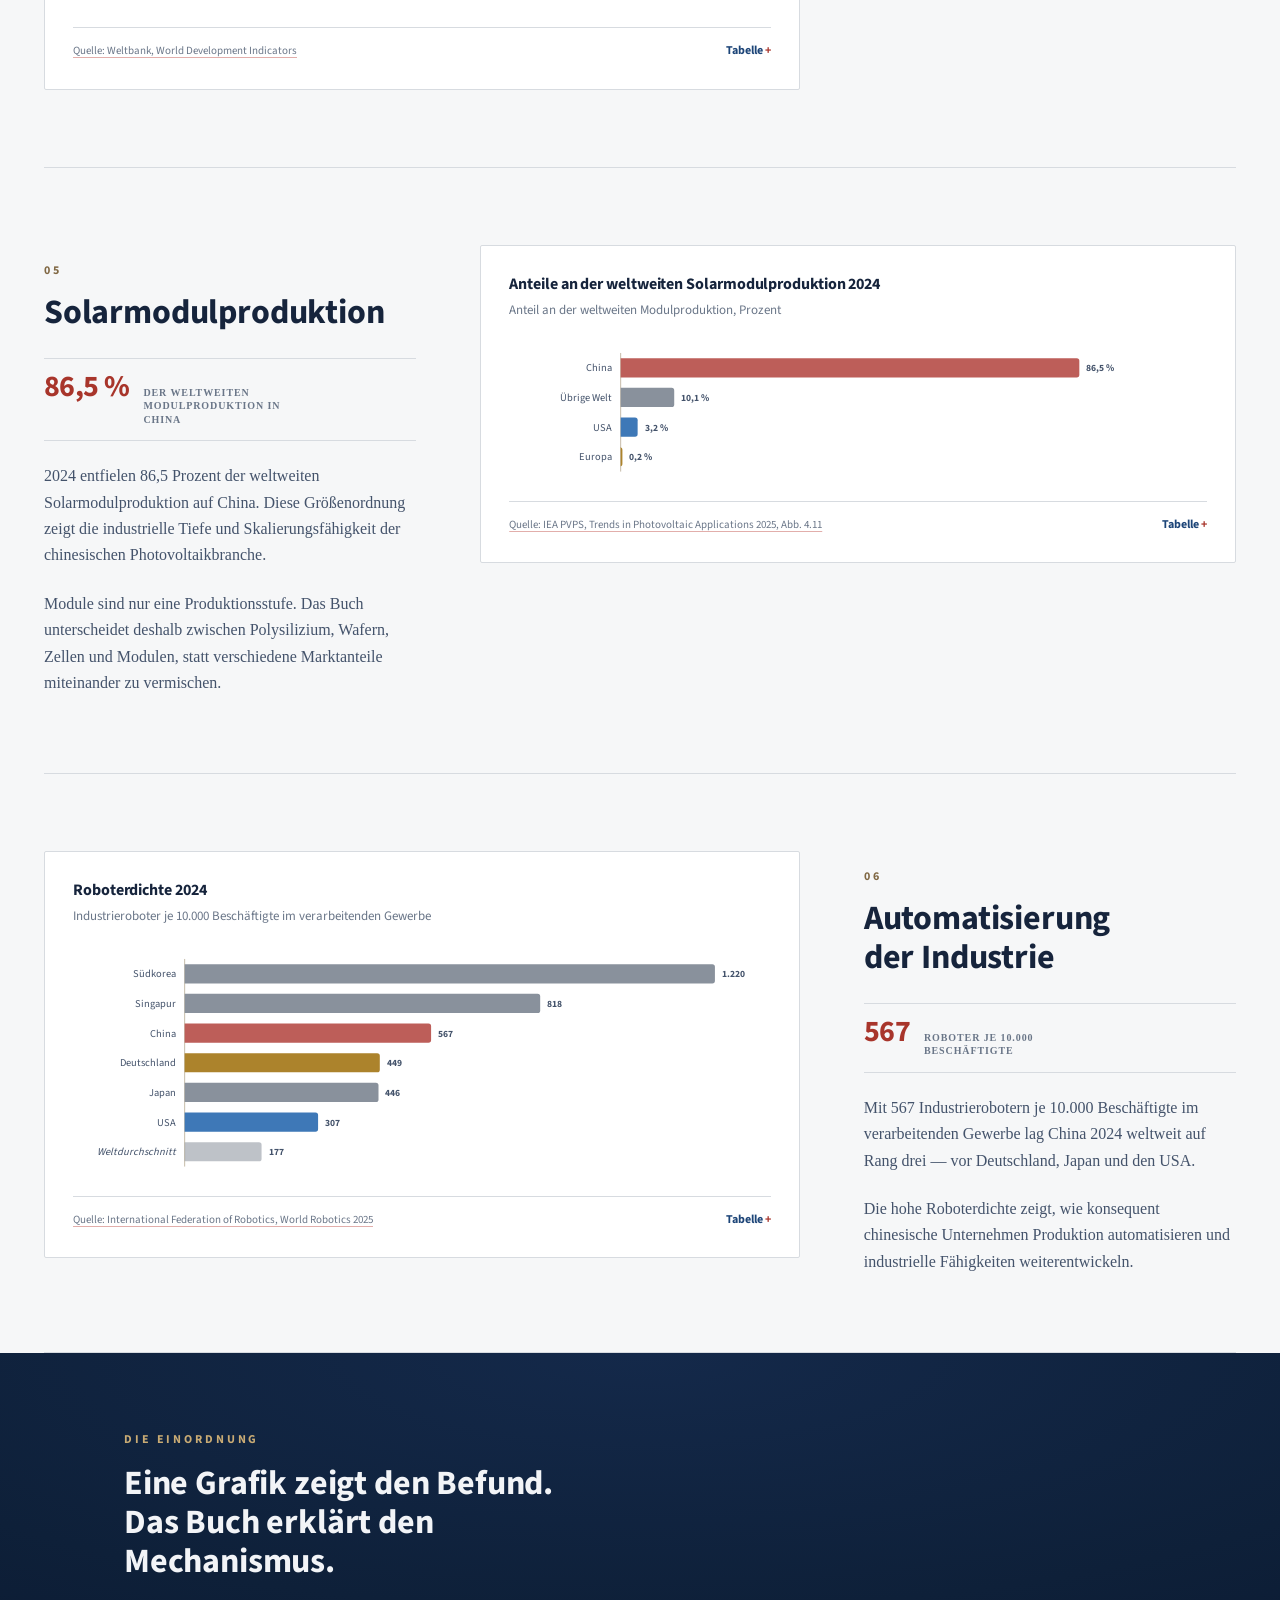
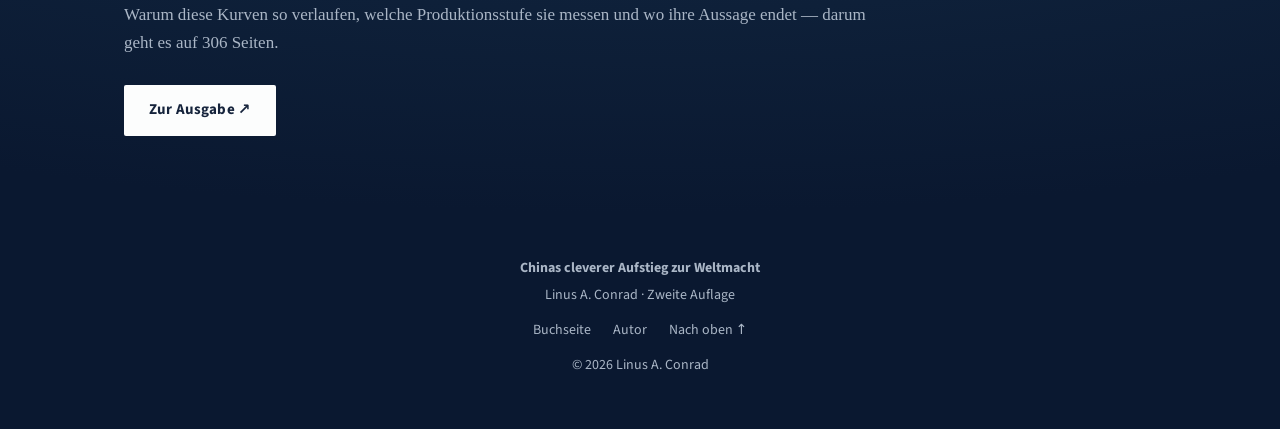
<file: daten/index.html>
<!DOCTYPE html>
<html lang="de">
<head>
<meta charset="utf-8">
<meta name="viewport" content="width=device-width, initial-scale=1">
<meta name="robots" content="index, follow">
<title>Die Daten, live · Chinas cleverer Aufstieg zur Weltmacht</title>
<meta name="description" content="Sechs Datensätze aus dem Buch als interaktive Grafiken: Handelsüberschuss, Wind- und Solarleistung, Orbitalstarts, BIP pro Kopf, Solar-Weltproduktion, Roboterdichte. Jede Zahl mit Quelle.">
<meta property="og:title" content="Die Daten, live — Chinas cleverer Aufstieg zur Weltmacht">
<meta property="og:description" content="Sechs Datensätze aus dem Buch als interaktive Grafiken. Jede Zahl mit Quelle.">
<meta name="twitter:card" content="summary">
<meta name="twitter:title" content="Die Daten, live — Chinas cleverer Aufstieg">
<meta name="twitter:description" content="Sechs Datensätze aus dem Buch als interaktive, quellengestützte Grafiken.">
<meta name="theme-color" content="#f6f7f8">
<link rel="canonical" href="https://lenniaconrad.github.io/chinas-cleverer-aufstieg/daten/">
<link rel="icon" type="image/svg+xml" href="../assets/favicon.svg">
<link rel="preload" as="font" href="../assets/fonts/BarlowCondensed-700.woff2" type="font/woff2" crossorigin>
<link rel="preload" as="font" href="../assets/fonts/SourceSans3-400.woff2" type="font/woff2" crossorigin>
<link rel="preload" as="font" href="../assets/fonts/SourceSans3-700.woff2" type="font/woff2" crossorigin>
<style>
  @font-face {
    font-family: "Barlow Condensed"; font-weight: 600; font-display: swap;
    src: url("../assets/fonts/BarlowCondensed-600.woff2") format("woff2");
  }
  @font-face {
    font-family: "Barlow Condensed"; font-weight: 700; font-display: swap;
    src: url("../assets/fonts/BarlowCondensed-700.woff2") format("woff2");
  }
  @font-face {
    font-family: "Source Sans 3"; font-weight: 400; font-display: swap;
    src: url("../assets/fonts/SourceSans3-400.woff2") format("woff2");
  }
  @font-face {
    font-family: "Source Sans 3"; font-weight: 600; font-display: swap;
    src: url("../assets/fonts/SourceSans3-600.woff2") format("woff2");
  }
  @font-face {
    font-family: "Source Sans 3"; font-weight: 700; font-display: swap;
    src: url("../assets/fonts/SourceSans3-700.woff2") format("woff2");
  }
  :root {
    color-scheme: light;
    --ink: #112E59;
    --ink-soft: #263D5D;
    --paper: #f6f7f8;
    --paper-warm: #eaedf0;
    --card: #ffffff;
    --bronze: #806844;
    --vermilion: #B42A22;
    --blue: #234B82;
    --subink: #4B607D;
    --muted: #596A80;
    --rule: #d7dbe0;
    --grid: #e5e9ed;
    /* The book's semantic chart palette, snapped to screen-legal steps:
       same hues as tools/figstyle.py, chroma/contrast raised until the
       categorical checks pass on the card surface. China is unchanged. */
    --c-china: #B25C58;
    --c-usa: #4478B8;
    --c-europa: #A8842D;
    --c-akzent: #7E63AE;
    --c-welt: #8B94A0;
    --serif: Charter, "Bitstream Charter", "Iowan Old Style", Georgia, "Times New Roman", serif;
    --sans: "Source Sans 3", "Segoe UI", system-ui, -apple-system, sans-serif;
    --display: "Barlow Condensed", "Arial Narrow", "Segoe UI", sans-serif;
  }
  * { margin: 0; padding: 0; box-sizing: border-box; }
  html { background: radial-gradient(115% 90% at 50% 0%, #fbfcfc 0%, #f6f7f8 55%, #f0f2f4 100%) fixed var(--paper); }
  html, body { overflow-x: hidden; overflow-x: clip; }
  body { font-family: var(--serif); color: var(--ink); line-height: 1.6; }
  img { max-width: 100%; height: auto; }
  a { color: inherit; }
  a:focus-visible, button:focus-visible, summary:focus-visible {
    outline: 2px solid var(--vermilion); outline-offset: 3px;
  }
  .measure { max-width: 1120px; margin: 0 auto; padding: 0 24px; }
  header.page .inner { max-width: 46em; }

  header.page { padding: 44px 0 8px; }
  .backlink {
    font-family: var(--sans); font-size: 14px; font-weight: 700;
    color: var(--muted); text-decoration: none;
  }
  .backlink:hover { color: var(--vermilion); }
  .kicker {
    font-family: var(--sans); font-size: 12px; font-weight: 700;
    letter-spacing: 0.26em; color: var(--bronze); text-transform: uppercase;
    margin: 26px 0 10px;
  }
  h1 {
    font-family: var(--display); font-weight: 700; text-transform: uppercase;
    font-size: clamp(36px, 5.4vw, 52px); line-height: 1.02; letter-spacing: 0.008em;
  }
  .lede { color: var(--subink); font-size: 16.5px; margin-top: 14px; max-width: 40em; }

  .story {
    display: grid; grid-template-columns: 5fr 8fr; gap: 44px;
    align-items: start; margin: 64px 0; padding-top: 8px;
  }
  .story + .story { border-top: 1px solid var(--rule); padding-top: 48px; }
  .story-text { position: static; }
  .story-num {
    font-family: var(--display); font-weight: 700; font-size: 15px;
    letter-spacing: 0.22em; color: var(--vermilion); margin-bottom: 10px;
  }
  .story-text h2 {
    font-family: var(--display); font-weight: 700; text-transform: uppercase;
    font-size: clamp(26px, 3vw, 32px); line-height: 1.06; letter-spacing: 0.01em;
  }
  .story-text p { font-size: 15.5px; color: var(--subink); margin-top: 12px; max-width: 30em; }
  .story-text p strong { color: var(--ink); }
  .chart-card {
    background: var(--card); border: 1px solid var(--rule); border-radius: 4px;
    padding: 26px 26px 18px; min-width: 0;
    box-shadow: 0 4px 22px rgba(17,46,89,0.06);
  }
  .chart-card h3 {
    font-family: var(--sans); font-weight: 700;
    font-size: 15.5px; line-height: 1.3; color: var(--ink);
  }
  .chart-card .sub { font-family: var(--sans); font-size: 13.5px; color: var(--muted); margin-top: 3px; }
  .chart-card .plotwrap { position: relative; margin-top: 16px; }
  .chart-card svg { display: block; width: 100%; height: auto; font-family: var(--sans); }
  .axis-text { font-size: 11.5px; fill: var(--muted); }
  .end-label { font-size: 11.5px; font-weight: 700; }
  .value-label { font-size: 11.5px; font-weight: 700; fill: var(--ink-soft); }
  .cat-label { font-size: 12.5px; fill: var(--ink-soft); }
  .grid-line { stroke: var(--grid); stroke-width: 1; }
  .zero-line { stroke: #C9C1AC; stroke-width: 1; }

  .legend { display: flex; flex-wrap: wrap; gap: 8px; margin-top: 14px; }
  .legend button, .mode button {
    font-family: var(--sans); font-size: 12.5px; font-weight: 700;
    border: 1px solid var(--rule); background: var(--card); color: var(--ink-soft);
    border-radius: 3px; padding: 5px 10px 5px 8px; cursor: pointer;
    display: inline-flex; align-items: center; gap: 7px;
  }
  .legend button .sw { width: 11px; height: 11px; border-radius: 2.5px; display: inline-block; }
  .legend button[aria-pressed="false"] { opacity: 0.42; }
  .legend button:hover, .mode button:hover { border-color: var(--bronze); }
  .mode { display: inline-flex; gap: 0; margin-top: 14px; margin-left: 10px; }
  .mode button { border-radius: 0; }
  .mode button:first-child { border-radius: 3px 0 0 3px; }
  .mode button:last-child { border-radius: 0 3px 3px 0; border-left: none; }
  .mode button[aria-pressed="true"] { background: var(--ink); color: var(--paper); border-color: var(--ink); }

  .tooltip {
    position: absolute; pointer-events: none; z-index: 5; display: none;
    background: #FFFFFF; border: 1px solid var(--rule); border-radius: 4px;
    box-shadow: 0 4px 16px rgba(17,46,89,0.14);
    font-family: var(--sans); font-size: 12.5px; line-height: 1.5;
    padding: 8px 11px; min-width: 130px;
  }
  .tooltip .tt-title { font-weight: 900; color: var(--ink); margin-bottom: 3px; }
  .tooltip .tt-row { display: flex; align-items: center; gap: 7px; color: var(--ink-soft); }
  .tooltip .tt-row .sw { width: 9px; height: 9px; border-radius: 2px; flex: none; }
  .tooltip .tt-row .v { margin-left: auto; font-weight: 700; padding-left: 12px; }

  .foot {
    display: flex; flex-wrap: wrap; gap: 6px 18px; align-items: baseline;
    border-top: 1px solid var(--rule); margin-top: 16px; padding-top: 10px;
  }
  .source { font-family: var(--sans); font-size: 12px; color: var(--muted); }
  .note { font-size: 13.5px; color: var(--subink); margin-top: 12px; max-width: 44em; }

  details.tableview { margin-left: auto; font-family: var(--sans); font-size: 12.5px; }
  /* opened, the table leaves the flex row and takes the card's full width,
     centered — inside the foot row it sat crushed against the right edge */
  details.tableview[open] { flex-basis: 100%; }
  details.tableview summary {
    cursor: pointer; font-weight: 700; color: var(--blue); list-style: none;
    text-align: right;
  }
  details.tableview .twrap { overflow-x: auto; margin-top: 12px; }
  details.tableview summary::-webkit-details-marker { display: none; }
  details.tableview summary::after { content: " ▸"; }
  details.tableview[open] summary::after { content: " ▾"; }
  details.tableview table {
    border-collapse: collapse; margin: 0 auto; font-size: 12.5px; color: var(--ink-soft);
  }
  details.tableview th, details.tableview td {
    border: 1px solid var(--rule); padding: 4px 10px; text-align: right;
  }
  details.tableview th:first-child, details.tableview td:first-child { text-align: left; }
  details.tableview th { background: var(--paper-warm); font-weight: 700; }

  @media (max-width: 880px) {
    .story { grid-template-columns: 1fr; gap: 20px; }
    .story-text { position: static; }
  }
  @media (max-width: 640px) {
    .chart-card { padding: 18px 14px 12px; }
  }
</style>
<link rel="stylesheet" href="../assets/site.css">
<link rel="stylesheet" href="daten.css">
<script src="../assets/site.js" defer></script>
</head>
<body class="data-page">
<a class="skip-link" href="#charts">Zu den Grafiken springen</a>

<header class="site-header" data-site-header>
  <div class="nav-shell">
    <a class="brand" href="../index.html" aria-label="Chinas cleverer Aufstieg — zur Buchseite">
      <span class="brand-years">1978—2026</span>
      <span class="brand-name">Chinas cleverer Aufstieg</span>
    </a>
    <button class="nav-toggle" type="button" aria-expanded="false" aria-controls="site-nav">
      <span></span><span></span><span></span><span class="sr-only">Menü öffnen</span>
    </button>
    <nav class="site-nav" id="site-nav" aria-label="Hauptnavigation">
      <a href="../index.html#inhalt">Im Buch</a>
      <a href="../assets/chinas-aufstieg-leseprobe.pdf">Leseprobe</a>
      <a href="#charts" aria-current="page">Daten</a>
      <a href="../index.html#autor">Autor</a>
      <a class="nav-cta" href="../index.html#ausgaben">Zum Buch</a>
    </nav>
  </div>
</header>

<section class="data-hero" id="top" aria-labelledby="data-page-title">
  <div class="data-hero-grid page-shell">
    <div data-reveal>
      <a class="data-backlink" href="../index.html"><span aria-hidden="true">←</span> Zur Buchseite</a>
      <p class="eyebrow">Interaktiver Datenbegleiter</p>
      <h1 id="data-page-title">Die Daten.<br><span>Live.</span></h1>
    </div>
    <div class="data-hero-copy" data-reveal>
      <p class="large-copy">Sechs Datensätze aus dem Buch — interaktiv aufbereitet und mit sichtbaren Quellen.</p>
      <p>Reihen ein- und ausblenden, Werte ablesen, Skalen wechseln und jede Zahl in der Tabellenansicht prüfen.</p>
      <div class="data-legend" role="group" aria-label="Farblegende">
        <span><i class="legend-china"></i>China</span>
        <span><i class="legend-usa"></i>USA</span>
        <span><i class="legend-europe"></i>Europa</span>
      </div>
    </div>
  </div>
  <div class="data-summary page-shell" role="group" aria-label="Umfang des Datenbegleiters" data-reveal>
    <div><strong>06</strong><span>Datensätze</span></div>
    <div><strong>136</strong><span>Datenpunkte</span></div>
    <div><strong>01</strong><span>Farbsystem</span></div>
    <div><strong>100%</strong><span>Quellen sichtbar</span></div>
  </div>
</section>

<nav class="data-index" aria-label="Datensätze">
  <div class="data-index-inner page-shell">
    <span>Springe zu</span>
    <a href="#story-01" data-chart-link><i>01</i>Handel</a>
    <a href="#story-02" data-chart-link><i>02</i>Energie</a>
    <a href="#story-03" data-chart-link><i>03</i>Orbit</a>
    <a href="#story-04" data-chart-link><i>04</i>Wohlstand</a>
    <a href="#story-05" data-chart-link><i>05</i>Solar</a>
    <a href="#story-06" data-chart-link><i>06</i>Robotik</a>
  </div>
</nav>

<main class="data-main page-shell" id="charts"></main>

<section class="data-end">
  <div class="page-shell data-end-grid">
    <div>
      <p class="eyebrow">Die Einordnung</p>
      <h2>Eine Grafik zeigt den Befund.<br>Das Buch erklärt den Mechanismus.</h2>
    </div>
    <div>
      <p>Warum diese Kurven so verlaufen, welche Produktionsstufe sie messen und wo ihre Aussage endet — darum geht es auf 306 Seiten.</p>
      <div class="data-end-actions">
        <a class="button button-light" href="../index.html#ausgaben">Zur Ausgabe <span aria-hidden="true">↗</span></a>
      </div>
    </div>
  </div>
</section>

<footer class="site-footer">
  <div class="page-shell footer-grid">
    <div><strong>Chinas cleverer Aufstieg zur Weltmacht</strong><span>Linus A. Conrad · Zweite Auflage</span></div>
    <div class="footer-links"><a href="../index.html">Buchseite</a><a href="../index.html#autor">Autor</a><a href="#top">Nach oben ↑</a></div>
    <p>© 2026 Linus A. Conrad</p>
  </div>
</footer>

<script>
"use strict";
/* Hand-written vanilla JS, no libraries — same approach as the book pipeline:
   one dataset per chart, taken verbatim from figures/data/*.csv of the book. */

const C = {
  china: "#BD5E59", usa: "#3E78B7", europa: "#AC832C",
  akzent: "#735D9D", welt: "#89919C",
  ink: "#102D57", inkSoft: "#425875", muted: "#687487",
};

const nf0 = new Intl.NumberFormat("de-DE", { maximumFractionDigits: 0 });
const nf1 = new Intl.NumberFormat("de-DE", { maximumFractionDigits: 1 });
const fmt = (v, d) => (d === 1 ? nf1 : nf0).format(v);

const DATA = {
  trade: {
    num: "01",
    storyTitle: "China im Welthandel",
    story: [
      "Als China 2001 der Welthandelsorganisation beitrat, betrug der Warenhandelsüberschuss 23 Milliarden US-Dollar. 2025 meldete die chinesische Zollverwaltung mit rund 1,19 Billionen US-Dollar einen neuen Höchststand.",
      "Das Buch zeigt, wie Reformexperimente, internationale Investitionen, industrielle Lernprozesse und Weltmarktzugang eine leistungsfähige und anpassungsfähige Handelswirtschaft formten.",
    ],
    title: "Chinas Warenhandelsüberschuss 2001 bis 2025",
    sub: "Warenhandel, Milliarden US-Dollar je Jahr",
    source: "Chinesische Zollverwaltung (GAC); WTO",
    sourceUrl: "https://english.customs.gov.cn/Statics/4733ad72-5ba7-4b60-bfbd-00e2f4eef77f.html",
    years: [2001,2002,2003,2004,2005,2006,2007,2008,2009,2010,2011,2012,2013,2014,2015,2016,2017,2018,2019,2020,2021,2022,2023,2024,2025],
    values: [23,30,26,32,102,178,264,298,196,182,155,231,259,383,594,510,420,352,421,524,676,878,823,992,1190],
    unit: "Mrd. USD",
    stat: "× 52",
    statLabel: "größer als beim WTO-Beitritt",
  },
  windsolar: {
    num: "02",
    storyTitle: "Ausbau erneuerbarer Energien",
    story: [
      "2016 lagen China und die EU bei der installierten Wind- und Solarleistung nahezu gleichauf. 2025 lag Chinas Bestand mit 1.841 Gigawatt deutlich über dem gemeinsamen Wert von EU und USA.",
      "Das Buch zeigt, wie langfristige Ausbauziele, Skaleneffekte, Forschung und intensiver heimischer Wettbewerb Chinas führende Rolle bei erneuerbaren Energien stärkten.",
    ],
    title: "Installierte Wind- und Solarleistung 2016 bis 2025",
    sub: "Kumulierte Kapazität, Gigawatt",
    source: "IRENA, Renewable Capacity Statistics 2026",
    sourceUrl: "https://www.irena.org/Publications/2026/Apr/Renewable-capacity-statistics-2026",
    years: [2016,2017,2018,2019,2020,2021,2022,2023,2024,2025],
    series: [
      { name: "China", color: C.china, values: [226.3,295.2,359.7,414.2,535.4,635.4,758.4,1051.2,1407.4,1841.0] },
      { name: "EU-27", color: C.europa, values: [227.0,242.0,258.2,284.2,312.2,349.7,398.1,467.7,539.7,608.3] },
      { name: "USA", color: C.usa, values: [116.0,130.7,146.1,164.5,194.3,227.6,254.3,287.4,330.2,370.4] },
      { name: "Deutschland", color: C.akzent, values: [90.1,97.9,103.9,109.7,115.9,123.7,127.4,145.0,163.9,184.1] },
    ],
    unit: "GW", digits: 0,
    stat: "1.841 GW",
    statLabel: "Wind und Solar in China 2025",
  },
  orbital: {
    num: "03",
    storyTitle: "Orbitalstarts im Vergleich",
    story: [
      "2018 erreichten erstmals mehr chinesische als US-amerikanische Starts den Orbit. Seit 2022 stieg die Zahl der US-Starts besonders stark; China hielt zugleich ein hohes und wachsendes Aktivitätsniveau.",
      "Das Buch vergleicht die Raumfahrtaktivitäten Chinas, der USA, Europas und weiterer Länder anhand derselben klar definierten Kennzahl.",
    ],
    title: "Orbitalstarts 2017 bis 2024",
    sub: "Starts, die den Orbit erreichten, je Jahr",
    source: "Jonathan McDowell, Space Activities in 2024, Tab. 1b",
    sourceUrl: "https://www.planet4589.org/space/papers/space.pdf",
    years: [2017,2018,2019,2020,2021,2022,2023,2024],
    series: [
      { name: "USA", color: C.usa, values: [29,31,21,34,43,76,104,145] },
      { name: "China", color: C.china, values: [17,38,32,35,53,62,66,66] },
      { name: "Russland", color: C.akzent, values: [18,16,22,12,16,21,19,17] },
      { name: "Europa", color: C.europa, values: [11,11,8,10,15,5,3,3] },
      { name: "Indien", color: C.welt, dash: "5 4", values: [5,7,6,2,1,5,7,5] },
    ],
    unit: "Starts", digits: 0,
    stat: "145 : 66",
    statLabel: "USA zu China im Jahr 2024",
  },
  bip: {
    num: "04",
    storyTitle: "Wirtschaftsleistung pro Kopf",
    story: [
      "1980 war das nominale deutsche Bruttoinlandsprodukt pro Kopf rund 62-mal so hoch wie das chinesische; 2024 betrug das Verhältnis noch etwa vier zu eins.",
      "Die logarithmische Ansicht macht Chinas langfristige Annäherung sichtbar. Das BIP pro Kopf und die industrielle Produktionsfähigkeit bleiben dabei zwei unterschiedliche Maßstäbe.",
    ],
    title: "Bruttoinlandsprodukt pro Kopf 1980 bis 2024",
    sub: "US-Dollar, laufende Preise — linear oder logarithmisch",
    source: "Weltbank, World Development Indicators",
    sourceUrl: "https://data.worldbank.org/indicator/NY.GDP.PCAP.CD",
    years: [1980,1985,1990,1995,2000,2005,2010,2015,2020,2024],
    series: [
      { name: "Deutschland", color: C.europa, values: [12138,10898,22304,31658,23636,34697,41788,41103,46773,54292] },
      { name: "China", color: C.china, values: [195,294,318,609,959,1753,4550,8016,10409,13121] },
    ],
    unit: "USD", digits: 0, logToggle: true,
    stat: "62× → 4×",
    statLabel: "deutsch-chinesischer Abstand",
  },
  solar: {
    num: "05",
    storyTitle: "Solarmodulproduktion",
    story: [
      "2024 entfielen 86,5 Prozent der weltweiten Solarmodulproduktion auf China. Diese Größenordnung zeigt die industrielle Tiefe und Skalierungsfähigkeit der chinesischen Photovoltaikbranche.",
      "Module sind nur eine Produktionsstufe. Das Buch unterscheidet deshalb zwischen Polysilizium, Wafern, Zellen und Modulen, statt verschiedene Marktanteile miteinander zu vermischen.",
    ],
    title: "Anteile an der weltweiten Solarmodulproduktion 2024",
    sub: "Anteil an der weltweiten Modulproduktion, Prozent",
    source: "IEA PVPS, Trends in Photovoltaic Applications 2025, Abb. 4.11",
    sourceUrl: "https://iea-pvps.org/trends_reports/trends-2025/",
    rows: [
      { name: "China", color: C.china, value: 86.5 },
      { name: "Übrige Welt", color: C.welt, value: 10.1 },
      { name: "USA", color: C.usa, value: 3.2 },
      { name: "Europa", color: C.europa, value: 0.2 },
    ],
    unit: "%", digits: 1, max: 100,
    stat: "86,5 %",
    statLabel: "der weltweiten Modulproduktion in China",
  },
  robots: {
    num: "06",
    storyTitle: "Automatisierung der Industrie",
    story: [
      "Mit 567 Industrierobotern je 10.000 Beschäftigte im verarbeitenden Gewerbe lag China 2024 weltweit auf Rang drei — vor Deutschland, Japan und den USA.",
      "Die hohe Roboterdichte zeigt, wie konsequent chinesische Unternehmen Produktion automatisieren und industrielle Fähigkeiten weiterentwickeln.",
    ],
    title: "Roboterdichte 2024",
    sub: "Industrieroboter je 10.000 Beschäftigte im verarbeitenden Gewerbe",
    source: "International Federation of Robotics, World Robotics 2025",
    sourceUrl: "https://ifr.org/post/automation-is-a-cornerstone-of-modern-manufacturing",
    rows: [
      { name: "Südkorea", color: C.welt, value: 1220 },
      { name: "Singapur", color: C.welt, value: 818 },
      { name: "China", color: C.china, value: 567 },
      { name: "Deutschland", color: C.europa, value: 449 },
      { name: "Japan", color: C.welt, value: 446 },
      { name: "USA", color: C.usa, value: 307 },
      { name: "Weltdurchschnitt", color: C.welt, ref: true, value: 177 },
    ],
    unit: "", digits: 0,
    stat: "567",
    statLabel: "Roboter je 10.000 Beschäftigte",
  },
};

const NS = "http://www.w3.org/2000/svg";
function el(tag, attrs, parent) {
  const node = document.createElementNS(NS, tag);
  for (const k in attrs) node.setAttribute(k, attrs[k]);
  if (parent) parent.appendChild(node);
  return node;
}
function html(tag, cls, parent, text) {
  const node = document.createElement(tag);
  if (cls) node.className = cls;
  if (text) node.textContent = text;
  if (parent) parent.appendChild(node);
  return node;
}
function niceTicks(max, n) {
  const raw = max / n, mag = Math.pow(10, Math.floor(Math.log10(raw)));
  const step = [1,2,2.5,5,10].map(m => m*mag).find(s => max/s <= n) || 10*mag;
  const ticks = [];
  for (let v = 0; v <= max*1.0001; v += step) ticks.push(v);
  // the top tick must cover the maximum, or the tallest mark leaves the plot
  while (ticks[ticks.length - 1] < max) ticks.push(ticks[ticks.length - 1] + step);
  return ticks;
}

function card(d) {
  const sec = html("section", "story", document.getElementById("charts"));
  sec.id = "story-" + d.num;
  sec.dataset.storyNumber = d.num;
  sec.setAttribute("aria-label", d.storyTitle || d.title);
  const txt = html("div", "story-text", sec);
  if (d.num) html("div", "story-num", txt, d.num);
  html("h2", null, txt, d.storyTitle || d.title);
  if (d.stat) {
    const stat = html("div", "story-stat", txt);
    html("strong", null, stat, d.stat);
    html("span", null, stat, d.statLabel || "");
  }
  (d.story || []).forEach(p => html("p", null, txt, p));
  const root = html("div", "chart-card", sec);
  html("h3", null, root, d.title);
  html("div", "sub", root, d.sub);
  return root;
}
function cardFoot(root, d, tableRows, tableHead) {
  if (d.note) html("p", "note", root, d.note);
  const foot = html("div", "foot", root);
  const source = html(d.sourceUrl ? "a" : "span", "source", foot, "Quelle: " + d.source);
  if (d.sourceUrl) {
    source.href = d.sourceUrl;
    source.target = "_blank";
    source.rel = "noopener noreferrer";
  }
  const det = html("details", "tableview", foot);
  html("summary", null, det, "Tabelle");
  const twrap = html("div", "twrap", det);
  const tbl = html("table", null, twrap);
  const tr0 = html("tr", null, html("thead", null, tbl));
  tableHead.forEach(t => html("th", null, tr0, t));
  const tb = html("tbody", null, tbl);
  tableRows.forEach(r => {
    const tr = html("tr", null, tb);
    r.forEach(v => html("td", null, tr, v));
  });
}
function tooltip(wrap) {
  const tt = html("div", "tooltip", wrap);
  return {
    show(x, y, rows, title) {
      tt.innerHTML = "";
      if (title) html("div", "tt-title", tt, title);
      rows.forEach(([color, label, value]) => {
        const row = html("div", "tt-row", tt);
        const sw = html("span", "sw", row); sw.style.background = color;
        html("span", null, row, label);
        html("span", "v", row, value);
      });
      tt.style.display = "block";
      const w = wrap.clientWidth, tw = tt.offsetWidth, th = tt.offsetHeight;
      tt.style.left = Math.min(Math.max(x + 14, 4), w - tw - 4) + "px";
      tt.style.top = Math.max(y - th - 12, 2) + "px";
    },
    hide() { tt.style.display = "none"; },
  };
}

/* ---- vertical bars (one series) ------------------------------------- */
function barChart(d) {
  const root = card(d);
  const wrap = html("div", "plotwrap", root);
  const W = 800, H = 340, m = { t: 16, r: 14, b: 30, l: 52 };
  const svg = el("svg", { viewBox: `0 0 ${W} ${H}`, role: "img",
    "aria-label": d.title + " — Balkendiagramm" }, wrap);
  const iw = W - m.l - m.r, ih = H - m.t - m.b;
  const max = Math.max(...d.values);
  const ticks = niceTicks(max, 4);
  const top = ticks[ticks.length - 1];
  const y = v => m.t + ih - (v / top) * ih;
  ticks.forEach(t => {
    el("line", { x1: m.l, x2: W - m.r, y1: y(t), y2: y(t),
      class: t === 0 ? "zero-line" : "grid-line" }, svg);
    el("text", { x: m.l - 8, y: y(t) + 4, "text-anchor": "end", class: "axis-text" }, svg)
      .textContent = fmt(t, 0);
  });
  const n = d.years.length;
  const slot = iw / n, bw = Math.max(slot - 3, 4);
  const tt = tooltip(wrap);
  d.years.forEach((yr, i) => {
    const x = m.l + i * slot + (slot - bw) / 2;
    const v = d.values[i], by = y(v), bh = m.t + ih - by;
    const r = Math.min(3, bw / 2);
    const bar = el("path", { d: `M${x},${by + r} a${r},${r} 0 0 1 ${r},-${r} h${bw - 2*r} a${r},${r} 0 0 1 ${r},${r} v${bh - r} h${-bw} Z`,
      fill: C.china }, svg);
    if (yr % 5 === 0 || yr === 2001)
      el("text", { x: x + bw/2, y: H - 10, "text-anchor": "middle", class: "axis-text" }, svg)
        .textContent = yr;
    const hit = el("rect", { x: m.l + i * slot, y: m.t, width: slot, height: ih, fill: "transparent" }, svg);
    hit.addEventListener("pointerenter", () => { bar.setAttribute("fill", "#8E4441");
      const pt = wrap.getBoundingClientRect(), sr = svg.getBoundingClientRect();
      const sx = sr.left - pt.left + (x + bw/2) / W * sr.width;
      const sy = sr.top - pt.top + by / H * sr.height;
      tt.show(sx, sy, [[C.china, "Überschuss", fmt(v, 0) + " " + d.unit]], String(yr));
    });
    hit.addEventListener("pointerleave", () => { bar.setAttribute("fill", C.china); tt.hide(); });
  });
  // direct labels on the anchor bars only
  [[0, d.values[0]], [n-1, d.values[n-1]]].forEach(([i, v]) => {
    el("text", { x: m.l + i * slot + slot/2, y: y(v) - 6, "text-anchor": i === 0 ? "start" : "middle",
      class: "value-label" }, svg).textContent = fmt(v, 0);
  });
  cardFoot(root, d, d.years.map((yr, i) => [yr, fmt(d.values[i], 0)]), ["Jahr", d.unit]);
}

/* ---- multi-series lines with crosshair + legend toggles -------------- */
function lineChart(d) {
  const root = card(d);
  const controls = html("div", null, root);
  const wrap = html("div", "plotwrap", root);
  const W = 800, H = 360, m = { t: 16, r: 96, b: 30, l: 56 };
  const svg = el("svg", { viewBox: `0 0 ${W} ${H}`, role: "img",
    "aria-label": d.title + " — Liniendiagramm" }, wrap);
  const iw = W - m.l - m.r, ih = H - m.t - m.b;
  const visible = d.series.map(() => true);
  let mode = "linear";
  const gGrid = el("g", {}, svg), gLines = el("g", {}, svg),
        gX = el("g", {}, svg), gHover = el("g", {}, svg);
  const x = i => m.l + (i / (d.years.length - 1)) * iw;
  d.years.forEach((yr, i) => {
    if (i % Math.ceil(d.years.length / 8) === 0 || i === d.years.length - 1)
      el("text", { x: x(i), y: H - 10, "text-anchor": "middle", class: "axis-text" }, gX)
        .textContent = yr;
  });
  const tt = tooltip(wrap);
  let yScale = v => 0;

  function render() {
    gGrid.innerHTML = ""; gLines.innerHTML = "";
    const vals = d.series.filter((s, i) => visible[i]).flatMap(s => s.values);
    const max = Math.max(...vals, 1);
    if (mode === "log") {
      const min = Math.min(...vals.filter(v => v > 0));
      const lo = Math.pow(10, Math.floor(Math.log10(min)));
      const hi = Math.pow(10, Math.ceil(Math.log10(max)));
      yScale = v => m.t + ih - (Math.log10(v / lo) / Math.log10(hi / lo)) * ih;
      for (let t = lo; t <= hi; t *= 10) {
        el("line", { x1: m.l, x2: W - m.r, y1: yScale(t), y2: yScale(t), class: "grid-line" }, gGrid);
        el("text", { x: m.l - 8, y: yScale(t) + 4, "text-anchor": "end", class: "axis-text" }, gGrid)
          .textContent = fmt(t, 0);
      }
    } else {
      const ticks = niceTicks(max, 4);
      const top = ticks[ticks.length - 1];
      yScale = v => m.t + ih - (v / top) * ih;
      ticks.forEach(t => {
        el("line", { x1: m.l, x2: W - m.r, y1: yScale(t), y2: yScale(t),
          class: t === 0 ? "zero-line" : "grid-line" }, gGrid);
        el("text", { x: m.l - 8, y: yScale(t) + 4, "text-anchor": "end", class: "axis-text" }, gGrid)
          .textContent = fmt(t, 0);
      });
    }
    const labels = [];
    d.series.forEach((s, si) => {
      if (!visible[si]) return;
      const pts = s.values.map((v, i) => `${x(i)},${yScale(v)}`).join(" ");
      el("polyline", { points: pts, fill: "none", stroke: s.color, "stroke-width": 2,
        "stroke-linejoin": "round", "stroke-linecap": "round",
        ...(s.dash ? { "stroke-dasharray": s.dash } : {}) }, gLines);
      labels.push({ name: s.name, color: s.color,
                    y: yScale(s.values[s.values.length - 1]) + 4 });
    });
    // push overlapping end labels apart (≥ 13 px), top-down
    labels.sort((a, b) => a.y - b.y);
    for (let i = 1; i < labels.length; i++)
      if (labels[i].y - labels[i-1].y < 13) labels[i].y = labels[i-1].y + 13;
    labels.forEach(L => {
      el("text", { x: W - m.r + 8, y: L.y, class: "end-label", fill: L.color }, gLines)
        .textContent = L.name;
    });
  }

  // legend toggles
  const legend = html("div", "legend", controls);
  d.series.forEach((s, i) => {
    const b = html("button", null, legend);
    b.setAttribute("aria-pressed", "true");
    const sw = html("span", "sw", b); sw.style.background = s.color;
    b.appendChild(document.createTextNode(s.name));
    b.addEventListener("click", () => {
      if (visible[i] && visible.filter(Boolean).length === 1) return;
      visible[i] = !visible[i];
      b.setAttribute("aria-pressed", String(visible[i]));
      render();
    });
  });
  // linear/log toggle
  if (d.logToggle) {
    const md = html("span", "mode", controls);
    [["linear","linear"],["logarithmisch","log"]].forEach(([label, m2]) => {
      const b = html("button", null, md, label);
      b.setAttribute("aria-pressed", String(mode === m2));
      b.addEventListener("click", () => {
        mode = m2;
        md.querySelectorAll("button").forEach(bb => bb.setAttribute("aria-pressed", "false"));
        b.setAttribute("aria-pressed", "true");
        render();
      });
    });
  }

  // crosshair
  const hit = el("rect", { x: m.l, y: m.t, width: iw, height: ih, fill: "transparent" }, svg);
  hit.addEventListener("pointermove", ev => {
    const sr = svg.getBoundingClientRect();
    const px = (ev.clientX - sr.left) / sr.width * W;
    const i = Math.max(0, Math.min(d.years.length - 1,
      Math.round((px - m.l) / iw * (d.years.length - 1))));
    gHover.innerHTML = "";
    el("line", { x1: x(i), x2: x(i), y1: m.t, y2: m.t + ih, stroke: "#B7AD93",
      "stroke-width": 1, "stroke-dasharray": "3 3" }, gHover);
    const rows = [];
    d.series.forEach((s, si) => {
      if (!visible[si]) return;
      el("circle", { cx: x(i), cy: yScale(s.values[i]), r: 4.5, fill: s.color,
        stroke: "#FFFFFF", "stroke-width": 2 }, gHover);
      rows.push([s.color, s.name, fmt(s.values[i], d.digits) + (d.unit ? " " + d.unit : "")]);
    });
    const pt = wrap.getBoundingClientRect();
    tt.show(ev.clientX - pt.left, ev.clientY - pt.top - 6, rows, String(d.years[i]));
  });
  hit.addEventListener("pointerleave", () => { gHover.innerHTML = ""; tt.hide(); });

  render();
  cardFoot(root, d,
    d.years.map((yr, i) => [yr, ...d.series.map(s => fmt(s.values[i], d.digits))]),
    ["Jahr", ...d.series.map(s => s.name + (d.unit ? " (" + d.unit + ")" : ""))]);
}

/* ---- horizontal bars -------------------------------------------------- */
function hbarChart(d) {
  const root = card(d);
  const wrap = html("div", "plotwrap", root);
  const rowH = 34, m = { t: 8, r: 64, b: 8, l: 128 };
  const W = 800, H = m.t + m.b + d.rows.length * rowH;
  const svg = el("svg", { viewBox: `0 0 ${W} ${H}`, role: "img",
    "aria-label": d.title + " — Balkendiagramm" }, wrap);
  const iw = W - m.l - m.r;
  const max = d.max || Math.max(...d.rows.map(r => r.value));
  const tt = tooltip(wrap);
  el("line", { x1: m.l, x2: m.l, y1: m.t, y2: H - m.b, class: "zero-line" }, svg);
  d.rows.forEach((r, i) => {
    const yy = m.t + i * rowH + 6, bh = rowH - 12;
    const bwv = Math.max((r.value / max) * iw, 2);
    const rad = Math.min(3, bh / 2);
    el("text", { x: m.l - 10, y: yy + bh / 2 + 4, "text-anchor": "end",
      class: "cat-label", ...(r.ref ? { "font-style": "italic" } : {}) }, svg)
      .textContent = r.name;
    const bar = el("path", { d: `M${m.l},${yy} h${bwv - rad} a${rad},${rad} 0 0 1 ${rad},${rad} v${bh - 2*rad} a${rad},${rad} 0 0 1 ${-rad},${rad} h${-(bwv - rad)} Z`,
      fill: r.color, ...(r.ref ? { "fill-opacity": 0.55 } : {}) }, svg);
    el("text", { x: m.l + bwv + 8, y: yy + bh / 2 + 4, class: "value-label" }, svg)
      .textContent = fmt(r.value, d.digits) + (d.unit === "%" ? " %" : "");
    const hit = el("rect", { x: 0, y: m.t + i * rowH, width: W, height: rowH, fill: "transparent" }, svg);
    hit.addEventListener("pointerenter", ev => {
      bar.setAttribute("fill-opacity", "0.8");
      const pt = wrap.getBoundingClientRect(), sr = svg.getBoundingClientRect();
      tt.show((sr.left - pt.left) + (m.l + bwv) / W * sr.width,
              (sr.top - pt.top) + yy / H * sr.height,
              [[r.color, r.name, fmt(r.value, d.digits) + (d.unit === "%" ? " %" : "")]]);
    });
    hit.addEventListener("pointerleave", () => {
      bar.setAttribute("fill-opacity", r.ref ? "0.55" : "1"); tt.hide();
    });
  });
  cardFoot(root, d, d.rows.map(r => [r.name, fmt(r.value, d.digits)]),
    ["", d.unit === "%" ? "Anteil (%)" : d.sub]);
}

barChart(DATA.trade);
lineChart(DATA.windsolar);
lineChart(DATA.orbital);
lineChart(DATA.bip);
hbarChart(DATA.solar);
hbarChart(DATA.robots);
</script>
</body>
</html>
</file>
<file: assets/site.css>
/* ---------------------------------------------------------------------------
   Chinas cleverer Aufstieg zur Weltmacht — shared stylesheet
   A quiet academic system: navy ink on paper, one warm accent, generous rules.
   Loaded by index.html, daten/index.html and leseprobe/index.html.
   --------------------------------------------------------------------------- */

@font-face {
  font-family: "Source Sans 3";
  src: url("fonts/SourceSans3-400.woff2") format("woff2");
  font-weight: 400;
  font-display: swap;
}

@font-face {
  font-family: "Source Sans 3";
  src: url("fonts/SourceSans3-600.woff2") format("woff2");
  font-weight: 600;
  font-display: swap;
}

@font-face {
  font-family: "Source Sans 3";
  src: url("fonts/SourceSans3-700.woff2") format("woff2");
  font-weight: 700;
  font-display: swap;
}

/* Kept for the data companion, which sets its chart labels in condensed type. */
@font-face {
  font-family: "Barlow Condensed";
  src: url("fonts/BarlowCondensed-600.woff2") format("woff2");
  font-weight: 600;
  font-display: swap;
}

@font-face {
  font-family: "Barlow Condensed";
  src: url("fonts/BarlowCondensed-700.woff2") format("woff2");
  font-weight: 700;
  font-display: swap;
}

:root {
  color-scheme: light; /* native widgets stay legible under dark system themes */

  --paper: #f6f7f8;
  --paper-deep: #eaedf0;
  --paper-light: #fcfdfd;
  --white: #ffffff;

  --ink: #16243c;
  --ink-deep: #0a1830;
  --ink-mid: #1d4578;
  --ink-soft: #44536b;
  --muted: #6a7688;
  --cream: #f2f4f7;
  --cream-soft: #aab6c6;

  --bronze: #806844;
  --bronze-light: #c9ab74;
  --vermilion: #a8352b;
  --vermilion-light: #c1493d;
  --vermilion-dark: #86261f;

  --rule: #d7dbe0;
  --rule-dark: rgba(238, 240, 244, 0.16);
  --navy-faint: #d8dce0;

  /* semantic series colours, identical to the book's figure palette */
  --china: #bd5e59;
  --usa: #3e78b7;
  --europe: #ac832c;
  --accent: #735d9d;
  --world: #89919c;
  --red-light: #dc6a5f;

  --sans: "Source Sans 3", "Segoe UI", system-ui, -apple-system, sans-serif;
  --serif: Charter, "Bitstream Charter", "Iowan Old Style", Georgia, "Times New Roman", serif;
  --display: "Barlow Condensed", "Arial Narrow", sans-serif;

  --shadow: 0 18px 46px rgba(10, 24, 48, 0.12);
  --header-height: 62px;
  --shell: 1080px;
}

*,
*::before,
*::after {
  box-sizing: border-box;
}

* {
  margin: 0;
  padding: 0;
}

@media (prefers-reduced-motion: no-preference) {
  html {
    scroll-behavior: smooth;
  }
}

html {
  scroll-padding-top: calc(var(--header-height) + 16px);
  /* the canvas carries the navy of the bookends, so overscrolling past either
     end continues that colour instead of flashing the paper tone */
  background: var(--ink-deep);
}

html,
body {
  overflow-x: hidden;
  overflow-x: clip;
}

body {
  min-width: 320px;
  background: var(--paper);
  color: var(--ink);
  font-family: var(--serif);
  font-size: 17.5px;
  line-height: 1.65;
  text-rendering: optimizeLegibility;
  -webkit-font-smoothing: antialiased;
}

img,
svg,
picture {
  display: block;
  max-width: 100%;
}

img {
  height: auto;
}

button,
input,
a {
  font: inherit;
  color: inherit;
}

button {
  background: none;
  border: 0;
  cursor: pointer;
  -webkit-tap-highlight-color: transparent;
}

a {
  color: inherit;
  -webkit-tap-highlight-color: transparent;
}

h1,
h2,
h3 {
  font-family: var(--sans);
  font-weight: 700;
  line-height: 1.18;
  letter-spacing: -0.005em;
  text-wrap: balance;
}

em {
  font-style: italic;
}

.italic {
  font-style: italic;
}

:focus-visible {
  outline: 2px solid var(--vermilion);
  outline-offset: 3px;
}

.hero :focus-visible,
.site-header :focus-visible,
.site-footer :focus-visible {
  outline-color: var(--bronze-light);
}

.sr-only {
  position: absolute;
  width: 1px;
  height: 1px;
  margin: -1px;
  padding: 0;
  overflow: hidden;
  clip-path: inset(50%);
  white-space: nowrap;
}

.skip-link {
  position: absolute;
  top: -100px;
  left: 16px;
  z-index: 60;
  padding: 10px 16px;
  background: var(--ink);
  color: var(--cream);
  font-family: var(--sans);
  font-size: 14px;
  text-decoration: none;
}

.skip-link:focus-visible {
  top: 12px;
}

/* legacy hook: the scroll indicator was retired with the quiet redesign */
.reading-progress {
  display: none;
}

.page-shell {
  width: 100%;
  max-width: var(--shell);
  margin: 0 auto;
  padding: 0 24px;
}

/* ---------------------------------------------------------------- header --- */

.site-header {
  position: sticky;
  top: 0;
  z-index: 50;
  background: var(--ink-deep);
  border-bottom: 1px solid var(--rule-dark);
}

.nav-shell {
  display: flex;
  align-items: center;
  justify-content: space-between;
  gap: 24px;
  width: 100%;
  max-width: var(--shell);
  min-height: var(--header-height);
  margin: 0 auto;
  padding: 0 24px;
}

.brand {
  font-family: var(--sans);
  font-size: 13px;
  font-weight: 700;
  letter-spacing: 0.16em;
  text-transform: uppercase;
  text-decoration: none;
  color: var(--cream);
}

.brand-years {
  color: var(--muted);
  margin-right: 10px;
}

.site-nav {
  display: flex;
  align-items: center;
  gap: 26px;
  font-family: var(--sans);
  font-size: 14.5px;
}

.site-nav a {
  color: var(--cream-soft);
  text-decoration: none;
  padding: 6px 0;
}

.site-nav a:hover {
  color: var(--bronze-light);
}

.site-nav .nav-cta {
  padding: 8px 18px;
  background: var(--vermilion);
  color: var(--white);
  font-weight: 700;
  border-radius: 2px;
}

.site-nav .nav-cta:hover {
  background: var(--vermilion-dark);
  color: var(--white);
}

.nav-toggle {
  display: none;
  flex-direction: column;
  gap: 5px;
  padding: 10px 4px;
}

.nav-toggle span:not(.sr-only) {
  display: block;
  width: 22px;
  height: 2px;
  background: var(--cream);
}

/* ------------------------------------------------------------------ hero --- */

.hero {
  background: radial-gradient(118% 92% at 50% 0%, #14294a 0%, #0e2039 56%, #0a1830 100%);
  color: var(--cream);
}

.hero-inner {
  display: grid;
  grid-template-columns: minmax(280px, 5fr) 6fr;
  gap: 56px;
  align-items: center;
  width: 100%;
  max-width: var(--shell);
  margin: 0 auto;
  padding: 76px 24px 84px;
}

.hero-book {
  text-align: center;
}

.hero-book img {
  max-height: 520px;
  width: auto;
  margin: 0 auto;
}

.kicker {
  font-family: var(--sans);
  font-size: 12.5px;
  font-weight: 700;
  letter-spacing: 0.28em;
  text-transform: uppercase;
  color: var(--bronze-light);
  margin-bottom: 18px;
}

.hero h1 {
  font-size: clamp(34px, 4.4vw, 50px);
  line-height: 1.06;
}

.hero .subtitle {
  font-family: var(--sans);
  font-weight: 600;
  font-size: clamp(17px, 2vw, 21px);
  line-height: 1.35;
  color: var(--bronze-light);
  margin-top: 14px;
}

.hero .lede {
  max-width: 34em;
  margin-top: 22px;
  color: var(--cream-soft);
  font-size: 17px;
}

.hero .byline {
  margin-top: 24px;
  font-family: var(--sans);
  font-size: 15px;
}

.hero .byline .role {
  color: var(--cream-soft);
}

.hero-actions {
  display: flex;
  flex-wrap: wrap;
  align-items: center;
  gap: 14px;
  margin-top: 28px;
}

.hero-meta {
  max-width: 34em;
  margin-top: 26px;
  padding-top: 18px;
  border-top: 1px solid var(--rule-dark);
  font-family: var(--sans);
  font-size: 13.5px;
  color: var(--cream-soft);
}

.hero-link {
  align-self: center;
  padding: 12px 4px;
  font-family: var(--sans);
  font-weight: 600;
  font-size: 15px;
  color: var(--cream-soft);
  text-decoration: none;
}

.hero-link:hover {
  color: var(--bronze-light);
}

/* --------------------------------------------------------------- buttons --- */

.button {
  display: inline-block;
  padding: 12px 24px;
  border: 1px solid transparent;
  border-radius: 2px;
  font-family: var(--sans);
  font-weight: 700;
  font-size: 15px;
  letter-spacing: 0.01em;
  text-decoration: none;
}

.button-primary {
  background: var(--vermilion);
  color: var(--white);
}

.button-primary:hover {
  background: var(--vermilion-light);
}

.button-ghost {
  border-color: rgba(238, 240, 244, 0.28);
  color: var(--cream);
}

.button-ghost:hover {
  border-color: var(--bronze-light);
  color: var(--bronze-light);
}

.button-dark {
  background: var(--ink);
  color: var(--cream);
}

.button-dark:hover {
  background: var(--ink-mid);
}

.button-light {
  background: var(--paper-light);
  color: var(--ink);
}

.button-light:hover {
  background: var(--white);
}

.button-secondary {
  border-color: var(--rule);
  background: var(--paper-light);
  color: var(--ink);
}

.button-secondary:hover {
  border-color: var(--bronze);
}

.text-link {
  font-family: var(--sans);
  font-weight: 600;
  font-size: 15px;
  color: var(--vermilion);
  text-decoration: none;
  border-bottom: 1px solid rgba(168, 53, 43, 0.35);
  padding-bottom: 2px;
}

.text-link:hover {
  border-bottom-color: var(--vermilion);
}

/* -------------------------------------------------------------- sections --- */

main {
  background: var(--paper);
}

main section {
  padding: 74px 0;
}

.rule-after {
  border-bottom: 1px solid var(--rule);
}

.eyebrow {
  font-family: var(--sans);
  font-size: 12px;
  font-weight: 700;
  letter-spacing: 0.24em;
  text-transform: uppercase;
  color: var(--bronze);
  margin-bottom: 10px;
}

.eyebrow-light {
  color: var(--bronze-light);
}

main h2 {
  font-size: clamp(26px, 3vw, 31px);
  margin-bottom: 20px;
  max-width: 30ch;
}

.section-intro {
  max-width: 44em;
  color: var(--ink-soft);
}

.large-copy {
  font-size: 19px;
  line-height: 1.55;
}

main p + p {
  margin-top: 14px;
}

/* -------------------------------------------------------------- editions --- */

.edition-grid {
  display: grid;
  grid-template-columns: repeat(3, 1fr);
  gap: 24px;
  margin-top: 34px;
}

.edition {
  display: flex;
  flex-direction: column;
  padding: 26px 24px 24px;
  background: var(--paper-light);
  border: 1px solid var(--rule);
  border-radius: 3px;
}

.edition .format {
  font-family: var(--sans);
  font-weight: 700;
  font-size: 20px;
}

.edition .format small {
  display: block;
  margin-bottom: 6px;
  font-size: 11.5px;
  font-weight: 700;
  letter-spacing: 0.18em;
  text-transform: uppercase;
  color: var(--bronze);
}

.edition .detail {
  flex-grow: 1;
  margin-top: 10px;
  font-size: 15.5px;
  color: var(--ink-soft);
}

.edition .meta {
  margin-top: 16px;
  padding-top: 12px;
  border-top: 1px solid var(--rule);
  font-family: var(--sans);
  font-size: 13px;
  color: var(--muted);
}

.edition .meta span {
  display: block;
  padding: 1px 0;
}

.edition .buy {
  display: flex;
  align-items: center;
  gap: 16px;
  margin-top: 18px;
}

.edition .buy img {
  width: 78px;
  height: 78px;
  border: 1px solid var(--rule);
  border-radius: 2px;
  background: var(--white);
}

.amazon-link {
  flex: 1;
  padding: 12px 10px;
  background: var(--ink);
  color: var(--cream);
  border-radius: 2px;
  font-family: var(--sans);
  font-weight: 700;
  font-size: 14px;
  text-align: center;
  text-decoration: none;
}

.amazon-link:hover {
  background: var(--ink-mid);
}

.edition-note {
  margin-top: 22px;
  font-size: 14.5px;
  font-style: italic;
  color: var(--muted);
}

.try-first {
  max-width: 46em;
  margin-top: 24px;
  padding: 16px 20px;
  background: var(--paper-light);
  border-left: 3px solid var(--bronze);
  font-size: 15.5px;
  color: var(--ink-soft);
}

.try-first strong {
  color: var(--ink);
}

.try-first a {
  color: var(--vermilion);
  text-decoration: none;
  border-bottom: 1px solid rgba(168, 53, 43, 0.3);
}

.try-first a:hover {
  border-bottom-color: var(--vermilion);
}

/* ------------------------------------------------------- the six forces --- */

.force-grid {
  display: grid;
  grid-template-columns: repeat(2, 1fr);
  gap: 4px 48px;
  margin-top: 26px;
}

.force {
  padding: 18px 0;
  border-top: 1px solid var(--rule);
}

.force h3 {
  font-size: 17px;
  margin-bottom: 6px;
}

.force h3::before {
  content: "— ";
  color: var(--bronze);
}

.force p {
  font-size: 15.5px;
  color: var(--ink-soft);
}

/* ------------------------------------------------------------- chronology --- */

.stage-list {
  list-style: none;
  margin-top: 30px;
}

.stage-list li {
  display: grid;
  grid-template-columns: 120px 1fr;
  gap: 24px;
  padding: 22px 0;
  border-top: 1px solid var(--rule);
}

.stage-list li:last-child {
  border-bottom: 1px solid var(--rule);
}

.stage-year {
  font-family: var(--sans);
  font-weight: 700;
  font-size: 22px;
  color: var(--bronze);
  letter-spacing: 0.02em;
}

.stage-list h3 {
  font-size: 17.5px;
  margin-bottom: 6px;
}

.stage-list p {
  max-width: 46em;
  font-size: 15.5px;
  color: var(--ink-soft);
}

.stage-list em {
  color: var(--ink);
}

/* ----------------------------------------------------------- book parts --- */

.parts {
  display: grid;
  grid-template-columns: repeat(2, 1fr);
  gap: 40px 48px;
  margin-top: 32px;
}

.part-range {
  font-family: var(--sans);
  font-size: 11.5px;
  font-weight: 700;
  letter-spacing: 0.18em;
  text-transform: uppercase;
  color: var(--bronze);
  margin-bottom: 6px;
}

.part h3 {
  font-size: 21px;
  margin-bottom: 12px;
}

.part ul {
  list-style: none;
}

.part li {
  display: grid;
  grid-template-columns: 62px 1fr;
  gap: 10px;
  padding: 9px 0;
  border-top: 1px solid var(--rule);
  font-size: 15.5px;
  color: var(--ink-soft);
}

.part li span {
  font-family: var(--sans);
  font-size: 12px;
  font-weight: 700;
  letter-spacing: 0.06em;
  color: var(--bronze);
  padding-top: 4px;
}

.part li:last-child {
  border-bottom: 1px solid var(--rule);
}

/* ---------------------------------------------------------------- method --- */

.two-col {
  display: grid;
  grid-template-columns: 1fr 1fr;
  gap: 56px;
  align-items: start;
}

.two-col > div > p {
  color: var(--ink-soft);
}

.method-list {
  list-style: none;
  counter-reset: method;
}

.method-list li {
  counter-increment: method;
  display: grid;
  grid-template-columns: 44px 1fr;
  gap: 16px;
  padding: 16px 0;
  border-top: 1px solid var(--rule);
}

.method-list li:last-child {
  border-bottom: 1px solid var(--rule);
}

.method-list li::before {
  content: "0" counter(method);
  font-family: var(--sans);
  font-weight: 700;
  font-size: 14px;
  color: var(--bronze);
  padding-top: 2px;
}

.method-list h3 {
  font-size: 16.5px;
  margin-bottom: 4px;
}

.method-list p {
  font-size: 15.5px;
  color: var(--ink-soft);
}

/* ------------------------------------------------------- data companion --- */

.live-grid {
  display: grid;
  grid-template-columns: 5fr 6fr;
  gap: 44px;
  align-items: center;
  margin-top: 26px;
}

.live-grid p {
  max-width: 38em;
  color: var(--ink-soft);
}

.live-grid .button {
  margin-top: 8px;
}

.live-shot {
  display: block;
  width: 100%;
  border: 1px solid var(--rule);
  border-radius: 3px;
  box-shadow: var(--shadow);
}

/* --------------------------------------------------------------- figures --- */

.figure-grid {
  display: grid;
  grid-template-columns: repeat(2, 1fr);
  gap: 28px;
  margin-top: 32px;
}

.figure-card {
  background: var(--paper-light);
  border: 1px solid var(--rule);
  border-radius: 3px;
  overflow: hidden;
}

.figure-card img {
  width: 100%;
  border-bottom: 1px solid var(--rule);
}

.figure-card figcaption {
  padding: 14px 18px 16px;
  font-family: var(--sans);
}

.figure-card figcaption span {
  display: block;
  font-size: 11.5px;
  font-weight: 700;
  letter-spacing: 0.18em;
  text-transform: uppercase;
  color: var(--bronze);
}

.figure-card figcaption strong {
  display: block;
  margin-top: 4px;
  font-size: 15.5px;
}

.figure-card figcaption small {
  display: block;
  margin-top: 2px;
  font-size: 13.5px;
  color: var(--muted);
}

/* ---------------------------------------------------------------- author --- */

.author-grid {
  display: grid;
  grid-template-columns: 300px 1fr;
  gap: 48px;
  align-items: start;
}

.author-portrait img {
  width: 100%;
  border: 1px solid var(--rule);
  border-radius: 3px;
}

.author-grid p {
  color: var(--ink-soft);
}

/* ---------------------------------------------------------------- footer --- */

.site-footer {
  background: var(--ink-deep);
  color: var(--cream-soft);
  padding: 44px 24px 52px;
  font-family: var(--sans);
  font-size: 14px;
}

.footer-grid {
  display: flex;
  flex-direction: column;
  align-items: center;
  gap: 12px;
  text-align: center;
}

.footer-grid .mark {
  color: var(--cream);
  font-weight: 700;
  letter-spacing: 0.02em;
}

/* the data page groups its footer lines in divs; keep them stacked and centred */
.footer-grid > div {
  display: flex;
  flex-direction: column;
  align-items: center;
  gap: 4px;
}

.footer-grid > div.footer-links {
  flex-direction: row;
  flex-wrap: wrap;
  gap: 8px 22px;
}

.footer-links {
  display: flex;
  flex-wrap: wrap;
  justify-content: center;
  gap: 8px 22px;
}

.footer-links a,
.footer-link {
  color: var(--cream-soft);
  text-decoration: none;
}

.footer-links a:hover,
.footer-link:hover {
  color: var(--bronze-light);
}

/* ------------------------------------------------------------ responsive --- */

@media (max-width: 900px) {
  .hero-inner {
    grid-template-columns: 1fr;
    gap: 40px;
    padding: 52px 24px 64px;
    text-align: center;
  }

  .hero-book {
    order: -1;
  }

  .hero-book img {
    max-height: 380px;
  }

  .hero .lede,
  .hero-meta {
    margin-left: auto;
    margin-right: auto;
  }

  .hero-actions {
    justify-content: center;
  }

  main h2 {
    max-width: none;
  }

  .edition-grid,
  .force-grid,
  .parts,
  .figure-grid,
  .two-col,
  .live-grid,
  .author-grid {
    grid-template-columns: 1fr;
  }

  .live-grid,
  .two-col {
    gap: 32px;
  }

  .author-portrait {
    max-width: 260px;
  }
}

@media (max-width: 760px) {
  body {
    font-size: 17px;
  }

  main section {
    padding: 56px 0;
  }

  .nav-toggle {
    display: flex;
  }

  /* absolute inside the sticky header, not fixed: a fixed child of a sticky,
     filtered ancestor is positioned against that ancestor in some engines and
     drifts off screen once the page is scrolled */
  .site-nav {
    position: absolute;
    top: 100%;
    left: 0;
    right: 0;
    display: none;
    flex-direction: column;
    align-items: flex-start;
    gap: 4px;
    padding: 14px 24px 22px;
    background: var(--ink-deep);
    border-bottom: 1px solid var(--rule-dark);
    box-shadow: 0 16px 28px rgba(10, 24, 48, 0.28);
  }

  body.nav-open .site-nav {
    display: flex;
  }

  .site-nav a {
    width: 100%;
    padding: 11px 0;
    border-bottom: 1px solid var(--rule-dark);
  }

  .site-nav .nav-cta {
    width: auto;
    margin-top: 12px;
    border-bottom: 0;
    padding: 10px 20px;
  }

  .stage-list li {
    grid-template-columns: 1fr;
    gap: 6px;
  }

  .edition .buy img {
    width: 66px;
    height: 66px;
  }
}
</file>
<file: daten/daten.css>
.data-page {
  background: var(--paper);
}

.data-page .site-header {
  border-color: rgba(16, 45, 87, 0.12);
  background: rgba(243, 239, 229, 0.94);
}

.data-hero {
  padding: clamp(56px, 6vw, 80px) 0 44px;
}

.data-hero-grid {
  display: grid;
  grid-template-columns: minmax(0, 1.1fr) minmax(300px, 0.8fr);
  align-items: end;
  gap: clamp(40px, 6vw, 80px);
}

.data-backlink {
  display: inline-flex;
  margin-bottom: 34px;
  align-items: center;
  gap: 10px;
  color: var(--muted);
  font-family: var(--sans);
  font-size: 13px;
  font-weight: 700;
  text-decoration: none;
}

.data-backlink:hover {
  color: var(--vermilion);
}

.data-hero h1 {
  margin-top: 14px;
  font-family: var(--sans);
  font-size: clamp(34px, 4.4vw, 50px);
  font-weight: 700;
  letter-spacing: -0.005em;
  line-height: 1.06;
}

.data-hero h1 span {
  color: var(--vermilion);
}

.data-hero-copy {
  padding-bottom: 6px;
  color: var(--ink-soft);
}

.data-hero-copy .large-copy {
  color: var(--ink);
  font-size: clamp(18px, 2vw, 21px);
}

.data-hero-copy > p + p {
  margin-top: 22px;
}

.data-legend {
  display: flex;
  margin-top: 32px;
  flex-wrap: wrap;
  gap: 16px;
}

.data-legend span {
  display: inline-flex;
  align-items: center;
  gap: 7px;
  color: var(--muted);
  font-family: var(--sans);
  font-size: 11px;
  font-weight: 700;
  letter-spacing: 0.08em;
  text-transform: uppercase;
}

.data-legend i {
  width: 10px;
  height: 10px;
  border-radius: 50%;
}

.legend-china { background: var(--china); }
.legend-usa { background: var(--usa); }
.legend-europe { background: var(--europe); }

.data-summary {
  display: grid;
  margin-top: clamp(44px, 6vw, 72px);
  border-top: 1px solid var(--rule);
  border-bottom: 1px solid var(--rule);
  grid-template-columns: repeat(4, 1fr);
}

.data-summary > div {
  display: flex;
  min-height: 88px;
  padding: 18px 25px;
  border-right: 1px solid var(--rule);
  flex-direction: column;
  justify-content: center;
}

.data-summary > div:first-child {
  padding-left: 0;
}

.data-summary > div:last-child {
  border-right: 0;
}

.data-summary strong {
  color: var(--ink);
  font-family: var(--sans);
  font-size: 26px;
  line-height: 1.1;
}

.data-summary span {
  margin-top: 4px;
  color: var(--muted);
  font-family: var(--sans);
  font-size: 10px;
  font-weight: 700;
  letter-spacing: 0.1em;
  text-transform: uppercase;
}

.data-index {
  position: relative;
  z-index: 4;
  border-bottom: 1px solid var(--rule);
  background: var(--paper-light);
}

.data-index-inner {
  display: grid;
  min-height: 76px;
  align-items: stretch;
  grid-template-columns: 110px repeat(6, 1fr);
}

.data-index-inner > span,
.data-index-inner > a {
  display: flex;
  padding: 12px 15px;
  border-right: 1px solid var(--rule);
  align-items: center;
  justify-content: center;
  font-size: 12px;
  font-weight: 700;
  text-decoration: none;
}

.data-index-inner > span {
  padding-left: 0;
  justify-content: flex-start;
  color: var(--bronze);
  font-size: 10px;
  letter-spacing: 0.12em;
  text-transform: uppercase;
}

.data-index-inner > a {
  gap: 8px;
  color: var(--ink-soft);
  transition: background 150ms ease, color 150ms ease;
}

.data-index-inner > a:last-child {
  border-right: 0;
}

.data-index-inner > a i {
  color: var(--vermilion);
  font-family: var(--display);
  font-size: 13px;
  font-style: normal;
}

.data-index-inner > a:hover,
.data-index-inner > a.is-active {
  background: var(--ink);
  color: var(--paper-light);
}

.data-main {
  max-width: 1240px;
}

.data-main .story {
  position: relative;
  display: grid;
  min-height: 720px;
  margin: 0;
  padding: clamp(90px, 11vw, 150px) 0;
  border-top: 0;
  border-bottom: 1px solid var(--rule);
  grid-template-columns: minmax(280px, 0.66fr) minmax(0, 1.34fr);
  align-items: start;
  gap: clamp(55px, 8vw, 110px);
  scroll-margin-top: calc(var(--header-height) + 20px);
}

.data-main .story::before {
  position: absolute;
  z-index: -1;
  top: 28px;
  left: -20px;
  color: rgba(16, 45, 87, 0.035);
  content: attr(data-story-number);
  font-family: var(--display);
  font-size: clamp(150px, 23vw, 330px);
  font-weight: 700;
  letter-spacing: -0.07em;
  line-height: 1;
}

.data-main .story:nth-child(even) {
  grid-template-columns: minmax(0, 1.34fr) minmax(280px, 0.66fr);
}

.data-main .story:nth-child(even) .story-text {
  order: 2;
}

.data-main .story:nth-child(even) .chart-card {
  order: 1;
}

.data-main .story-text {
  position: static;
  top: auto;
  padding-top: 16px;
}

.data-main .story-num {
  margin-bottom: 18px;
  color: var(--vermilion);
  font-family: var(--display);
  font-size: 15px;
  font-weight: 700;
  letter-spacing: 0.18em;
}

.data-main .story-text h2 {
  margin: 0;
  color: var(--ink);
  font-family: var(--display);
  font-size: clamp(44px, 5.4vw, 70px);
  font-weight: 700;
  letter-spacing: -0.02em;
  line-height: 0.92;
  text-transform: uppercase;
}

.data-main .story-text > p {
  max-width: 430px;
  margin-top: 22px;
  color: var(--ink-soft);
  font-family: var(--serif);
  font-size: 17px;
  line-height: 1.6;
}

.story-stat {
  display: flex;
  margin: 35px 0 4px;
  padding: 18px 0;
  border-top: 1px solid var(--rule);
  border-bottom: 1px solid var(--rule);
  align-items: baseline;
  gap: 14px;
}

.story-stat strong {
  color: var(--vermilion);
  font-family: var(--display);
  font-size: 46px;
  letter-spacing: -0.02em;
  line-height: 0.9;
}

.story-stat span {
  max-width: 155px;
  color: var(--muted);
  font-size: 10px;
  font-weight: 700;
  letter-spacing: 0.09em;
  line-height: 1.35;
  text-transform: uppercase;
}

.data-main .chart-card {
  min-width: 0;
  padding: clamp(22px, 3vw, 34px);
  border: 1px solid var(--rule);
  border-radius: 0;
  background: var(--white);
  box-shadow: 0 20px 55px rgba(10, 30, 59, 0.11);
  transition: transform 220ms ease, box-shadow 220ms ease;
}

.data-main .chart-card:hover {
  transform: translateY(-4px);
  box-shadow: 0 28px 70px rgba(10, 30, 59, 0.15);
}

.data-main .chart-card h3 {
  padding-right: 40px;
  color: var(--ink);
  font-family: var(--sans);
  font-size: 16px;
  font-weight: 700;
  line-height: 1.3;
}

.data-main .chart-card .sub {
  margin-top: 5px;
  color: var(--muted);
  font-family: var(--sans);
  font-size: 13px;
}

.data-main .chart-card .plotwrap {
  position: relative;
  margin-top: 25px;
}

.data-main .chart-card svg {
  display: block;
  width: 100%;
  height: auto;
  overflow: visible;
  font-family: var(--sans);
}

.data-main .axis-text {
  fill: var(--muted);
  font-size: 11px;
}

.data-main .end-label {
  font-size: 11px;
  font-weight: 700;
}

.data-main .value-label {
  fill: var(--ink-soft);
  font-size: 11px;
  font-weight: 700;
}

.data-main .cat-label {
  fill: var(--ink-soft);
  font-size: 12px;
}

.data-main .grid-line {
  stroke: #e8e2d6;
  stroke-width: 1;
}

.data-main .zero-line {
  stroke: #beb39e;
  stroke-width: 1;
}

.data-main .legend {
  display: flex;
  margin-top: 20px;
  flex-wrap: wrap;
  gap: 7px;
}

.data-main .legend button,
.data-main .mode button {
  display: inline-flex;
  padding: 6px 10px;
  border: 1px solid var(--rule);
  border-radius: 0;
  align-items: center;
  gap: 7px;
  background: var(--white);
  color: var(--ink-soft);
  cursor: pointer;
  font-family: var(--sans);
  font-size: 11px;
  font-weight: 700;
  transition: opacity 150ms ease, border-color 150ms ease, background 150ms ease;
}

.data-main .legend button .sw {
  display: inline-block;
  width: 9px;
  height: 9px;
  border-radius: 50%;
}

.data-main .legend button[aria-pressed="false"] {
  opacity: 0.38;
}

.data-main .legend button:hover,
.data-main .mode button:hover {
  border-color: var(--bronze);
}

.data-main .mode {
  display: inline-flex;
  margin: 14px 0 0 8px;
}

.data-main .mode button + button {
  border-left: 0;
}

.data-main .mode button[aria-pressed="true"] {
  border-color: var(--ink);
  background: var(--ink);
  color: var(--paper-light);
}

.data-main .tooltip {
  position: absolute;
  z-index: 5;
  display: none;
  min-width: 145px;
  padding: 10px 12px;
  border: 1px solid var(--rule);
  border-radius: 0;
  background: var(--ink-deep);
  box-shadow: 0 12px 30px rgba(10, 30, 59, 0.24);
  color: var(--paper-light);
  font-family: var(--sans);
  font-size: 12px;
  line-height: 1.5;
  pointer-events: none;
}

.data-main .tooltip .tt-title {
  margin-bottom: 4px;
  color: var(--paper-light);
  font-weight: 700;
}

.data-main .tooltip .tt-row {
  display: flex;
  align-items: center;
  gap: 7px;
  color: #bdc7d4;
}

.data-main .tooltip .tt-row .sw {
  width: 8px;
  height: 8px;
  border-radius: 50%;
  flex: none;
}

.data-main .tooltip .tt-row .v {
  margin-left: auto;
  padding-left: 12px;
  color: var(--paper-light);
  font-weight: 700;
}

.data-main .foot {
  display: flex;
  margin-top: 22px;
  padding-top: 13px;
  border-top: 1px solid var(--rule);
  flex-wrap: wrap;
  align-items: baseline;
  gap: 8px 18px;
}

.data-main .source {
  color: var(--muted);
  font-family: var(--sans);
  font-size: 11px;
}

.data-main .note {
  max-width: 44em;
  margin-top: 14px;
  color: var(--ink-soft);
  font-size: 13px;
}

.data-main details.tableview {
  margin-left: auto;
  font-family: var(--sans);
  font-size: 12px;
}

.data-main details.tableview[open] {
  flex-basis: 100%;
}

.data-main details.tableview summary {
  color: var(--ink-mid);
  cursor: pointer;
  font-weight: 700;
  list-style: none;
  text-align: right;
}

.data-main details.tableview summary::-webkit-details-marker {
  display: none;
}

.data-main details.tableview summary::after { content: " +"; color: var(--vermilion); }
.data-main details.tableview[open] summary::after { content: " −"; }

.data-main details.tableview .twrap {
  overflow-x: auto;
  margin-top: 14px;
}

.data-main details.tableview table {
  border-collapse: collapse;
  margin: 0 auto;
  color: var(--ink-soft);
  font-size: 11px;
}

.data-main details.tableview th,
.data-main details.tableview td {
  padding: 5px 9px;
  border: 1px solid var(--rule);
  text-align: right;
}

.data-main details.tableview th:first-child,
.data-main details.tableview td:first-child {
  text-align: left;
}

.data-main details.tableview th {
  background: var(--paper-deep);
  font-weight: 700;
}

.data-end {
  padding: clamp(60px, 8vw, 96px) 0;
  border-top: 1px solid var(--rule);
}

.data-end-grid {
  display: grid;
  grid-template-columns: minmax(0, 1.1fr) minmax(300px, 0.7fr);
  align-items: end;
  gap: clamp(40px, 6vw, 80px);
}

.data-end h2 {
  margin-top: 14px;
  font-family: var(--sans);
  font-size: clamp(26px, 3vw, 34px);
  font-weight: 700;
  line-height: 1.15;
}

.data-end-grid > div:last-child > p {
  color: var(--ink-soft);
  font-family: var(--serif);
  font-size: 17px;
}

.data-end-actions {
  display: flex;
  margin-top: 28px;
  flex-wrap: wrap;
  gap: 10px;
}

.data-ghost {
  border-color: var(--rule);
  color: var(--ink);
}

.data-ghost:hover {
  border-color: var(--bronze);
  color: var(--bronze);
}

@media (max-width: 1000px) {
  .data-index-inner {
    grid-template-columns: repeat(6, 1fr);
  }

  .data-index-inner > span {
    display: none;
  }

  .data-main .story,
  .data-main .story:nth-child(even) {
    grid-template-columns: minmax(240px, 0.6fr) minmax(0, 1.4fr);
    gap: 45px;
  }

  .data-main .story:nth-child(even) .story-text,
  .data-main .story:nth-child(even) .chart-card {
    order: initial;
  }
}

@media (max-width: 800px) {
  .data-hero-grid,
  .data-end-grid {
    grid-template-columns: 1fr;
  }

  .data-hero-copy {
    max-width: 620px;
  }

  .data-summary {
    grid-template-columns: 1fr 1fr;
  }

  .data-summary > div:nth-child(2) {
    border-right: 0;
  }

  .data-summary > div:nth-child(-n + 2) {
    border-bottom: 1px solid var(--rule-dark);
  }

  .data-summary > div:nth-child(3) {
    padding-left: 0;
  }

  .data-index {
    overflow-x: auto;
  }

  .data-index-inner {
    width: max-content;
    min-width: 100%;
    grid-template-columns: repeat(6, 126px);
  }

  .data-main .story,
  .data-main .story:nth-child(even) {
    min-height: auto;
    grid-template-columns: 1fr;
  }

  .data-main .story-text {
    max-width: 610px;
  }

  .data-main .story-text > p {
    max-width: 600px;
  }
}

@media (max-width: 560px) {
  .data-hero {
    padding-top: calc(var(--header-height) + 50px);
  }

  .data-backlink {
    margin-bottom: 38px;
  }

  .data-hero h1 {
    font-size: clamp(78px, 28vw, 125px);
    line-height: 0.78;
  }

  .data-hero h1 span {
    display: block;
    margin-top: 0.08em;
  }

  .data-summary > div {
    min-height: 82px;
    padding: 14px;
  }

  .data-summary strong {
    font-size: 29px;
  }

  .data-main .story,
  .data-main .story:nth-child(even) {
    padding: 78px 0;
    gap: 40px;
  }

  .data-main .story-text h2 {
    font-size: clamp(43px, 15vw, 62px);
  }

  .story-stat strong {
    font-size: 40px;
  }

  .data-main .chart-card {
    margin-inline: -8px;
    padding: 20px 13px 16px;
  }

  .data-main .legend {
    margin-top: 12px;
  }

  .data-main .legend button,
  .data-main .mode button {
    padding: 6px 8px;
    font-size: 10px;
  }

  .data-main .mode {
    margin-left: 0;
  }

  .data-end-actions {
    flex-direction: column;
  }

  .data-end-actions .button {
    width: 100%;
  }
}

.source[href] {
  text-decoration-color: rgba(180, 42, 34, 0.38);
  text-underline-offset: 3px;
}

.source[href]:hover {
  color: var(--vermilion);
  text-decoration-color: currentColor;
}

@media (prefers-reduced-motion: reduce) {
  .data-main .chart-card:hover {
    transform: none;
  }
}

/* Quiet academic treatment shared with the book page. */

.data-hero {
  padding: clamp(56px, 6vw, 78px) 0 40px;
}

.data-hero::before,
.data-hero::after {
  display: none;
}

.data-hero-grid {
  grid-template-columns: minmax(0, 1.05fr) minmax(320px, 0.72fr);
  gap: clamp(40px, 6vw, 80px);
}

.data-backlink {
  margin-bottom: 32px;
  font-weight: 700;
}

.data-hero h1 {
  font-family: var(--sans);
  font-size: clamp(32px, 4.2vw, 46px);
  letter-spacing: -0.005em;
  line-height: 1.08;
  text-transform: none;
}

.data-hero h1 span {
  color: var(--vermilion);
}

.data-summary {
  margin-top: clamp(40px, 5vw, 64px);
}

.data-summary strong {
  font-family: var(--sans);
  font-size: 26px;
  font-weight: 700;
}

.data-index {
  background: var(--paper-light);
}

.data-index-inner > a {
  font-weight: 600;
}

.data-index-inner > a:hover,
.data-index-inner > a.is-active {
  background: var(--ink);
}

.data-main .story {
  min-height: 650px;
  padding: clamp(78px, 9vw, 112px) 0;
  gap: clamp(50px, 7vw, 90px);
}

.data-main .story::before {
  color: rgba(34, 49, 59, 0.03);
}

.data-main .story-text h2 {
  font-family: var(--sans);
  font-size: clamp(26px, 3vw, 34px);
  font-weight: 700;
  letter-spacing: -0.005em;
  line-height: 1.15;
  text-transform: none;
}

.data-main .story-text > p {
  font-size: 16px;
  line-height: 1.65;
}

.story-stat strong {
  font-family: var(--sans);
  font-size: 40px;
  font-weight: 600;
}

.data-main .chart-card,
.data-main .chart-card:hover {
  border-color: var(--rule);
  border-radius: 2px;
  background: var(--white);
  box-shadow: none;
  transform: none;
}

.data-main .legend button,
.data-main .mode button {
  border-radius: 2px;
}

.data-main .tooltip {
  border-radius: 2px;
  background: var(--ink-deep);
}

.data-end {
  padding: clamp(60px, 8vw, 92px) 0;
}

.data-end h2 {
  font-family: var(--sans);
  font-size: clamp(26px, 3vw, 34px);
  font-weight: 700;
  line-height: 1.15;
  text-transform: none;
}

@media (max-width: 800px) {
  .data-hero-grid,
  .data-end-grid {
    grid-template-columns: 1fr;
  }

  .data-hero-grid {
    gap: 34px;
  }
}

@media (max-width: 560px) {
  .data-hero h1 {
    font-size: clamp(54px, 18vw, 78px);
    line-height: 0.96;
  }

  .data-main .story,
  .data-main .story:nth-child(even) {
    padding: 68px 0;
  }

  .data-main .story-text h2 {
    font-size: clamp(37px, 11.5vw, 50px);
  }
}

/* ---------------------------------------------------------------------------
   Harmonisation with the book page: same rhythm, same type scale, same rules.
   The data page keeps one distinguishing gesture — the oversized ghost numeral
   behind each dataset — and drops every other separate visual language.
   --------------------------------------------------------------------------- */

.data-hero {
  padding: clamp(48px, 5vw, 68px) 0 40px;
  border-bottom: 1px solid var(--rule);
}

.data-hero-grid {
  grid-template-columns: 1fr;
  align-items: start;
  gap: 20px;
}

.data-hero h1 {
  max-width: 22ch;
}

.data-hero-copy {
  max-width: 46em;
  padding-bottom: 0;
}

.data-hero-copy .large-copy {
  font-size: 19px;
  line-height: 1.55;
}

.data-hero-copy > p + p {
  margin-top: 14px;
}

.data-summary {
  margin-top: clamp(32px, 4vw, 48px);
  border-bottom: 0;
}

.data-summary > div {
  min-height: 0;
  padding: 14px 24px;
}

.data-summary strong {
  font-size: 22px;
}

/* jump bar: a quiet row of links, not a strip of filled tabs */
.data-index {
  background: transparent;
}

.data-index-inner {
  display: flex;
  flex-wrap: wrap;
  align-items: center;
  min-height: 58px;
  gap: 4px 26px;
}

.data-index-inner > span,
.data-index-inner > a {
  padding: 10px 0;
  border-right: 0;
  justify-content: flex-start;
  font-family: var(--sans);
  font-size: 14px;
  font-weight: 600;
}

.data-index-inner > span {
  margin-right: 4px;
  font-size: 11px;
  font-weight: 700;
}

.data-index-inner > a {
  border-bottom: 2px solid transparent;
  color: var(--ink-soft);
  transition: color 150ms ease, border-color 150ms ease;
}

.data-index-inner > a i {
  font-family: var(--sans);
  font-size: 12px;
  font-weight: 700;
}

.data-index-inner > a:hover,
.data-index-inner > a.is-active {
  background: transparent;
  border-bottom-color: var(--vermilion);
  color: var(--vermilion);
}

/* datasets */
.data-main .story {
  min-height: 0;
  padding: clamp(56px, 6vw, 78px) 0;
  gap: clamp(40px, 5vw, 64px);
}

.data-main .story::before {
  top: 10px;
  font-size: clamp(120px, 17vw, 240px);
  color: rgba(22, 36, 60, 0.045);
}

.data-main .story-num {
  margin-bottom: 12px;
  font-family: var(--sans);
  font-size: 12px;
  letter-spacing: 0.24em;
  color: var(--bronze);
}

.data-main .story-text h2 {
  max-width: 20ch;
}

.data-main .story-text > p {
  max-width: 34em;
  font-size: 16px;
  line-height: 1.65;
}

.story-stat {
  margin: 26px 0 4px;
  padding: 14px 0;
}

.story-stat strong {
  font-size: 30px;
  font-weight: 700;
  color: var(--vermilion);
}

.data-main .chart-card {
  padding: clamp(20px, 2.4vw, 28px);
}

.data-end {
  padding: clamp(56px, 6vw, 84px) 0;
}

.data-end-grid {
  grid-template-columns: 1fr;
  gap: 20px;
}

.data-end h2 {
  max-width: 26ch;
}

.data-end-grid > div:last-child > p {
  max-width: 44em;
}

/* --- dark bookends, exactly as on the book page ---------------------------- */

html {
  background: var(--ink-deep);
}

.data-page .site-header {
  background: var(--ink-deep);
  border-color: var(--rule-dark);
}

.data-hero {
  background: radial-gradient(118% 92% at 50% 0%, #14294a 0%, #0e2039 56%, #0a1830 100%);
  color: var(--cream);
  border-bottom: 0;
}

.data-hero .eyebrow {
  color: var(--bronze-light);
}

.data-hero h1 {
  color: var(--cream);
}

.data-hero h1 span {
  color: var(--bronze-light);
}

.data-backlink {
  color: var(--cream-soft);
}

.data-backlink:hover {
  color: var(--bronze-light);
}

.data-hero-copy {
  color: var(--cream-soft);
}

.data-hero-copy .large-copy {
  color: var(--cream);
}

.data-legend span {
  color: var(--cream-soft);
}

.data-summary {
  border-top-color: var(--rule-dark);
}

.data-summary > div {
  border-right-color: var(--rule-dark);
}

.data-summary strong {
  color: var(--cream);
}

.data-summary span {
  color: var(--cream-soft);
}

.data-end {
  background: radial-gradient(118% 100% at 50% 0%, #14294a 0%, #0e2039 56%, #0a1830 100%);
  color: var(--cream);
  border-top: 0;
}

.data-end .eyebrow {
  color: var(--bronze-light);
}

.data-end-grid > div:last-child > p {
  color: var(--cream-soft);
}

/* --- hero composition ------------------------------------------------------
   Wide viewports set the title against the description across a hairline, so
   the block reads as one composed unit instead of a headline with empty space
   beside it; narrow viewports stack the same content.
   --------------------------------------------------------------------------- */

.data-hero {
  padding: clamp(46px, 5vw, 66px) 0 clamp(38px, 4vw, 52px);
}

.data-hero h1 {
  font-size: clamp(34px, 4.6vw, 52px);
  max-width: 14ch;
}

.data-legend {
  margin-top: 26px;
}

@media (min-width: 1000px) {
  .data-hero-grid {
    grid-template-columns: minmax(0, 1fr) minmax(0, 1fr);
    align-items: end;
    gap: 56px;
  }

  .data-hero-copy {
    padding-left: 56px;
    border-left: 1px solid var(--rule-dark);
  }

  .data-hero-copy .large-copy {
    font-size: 20px;
  }
}
</file>
